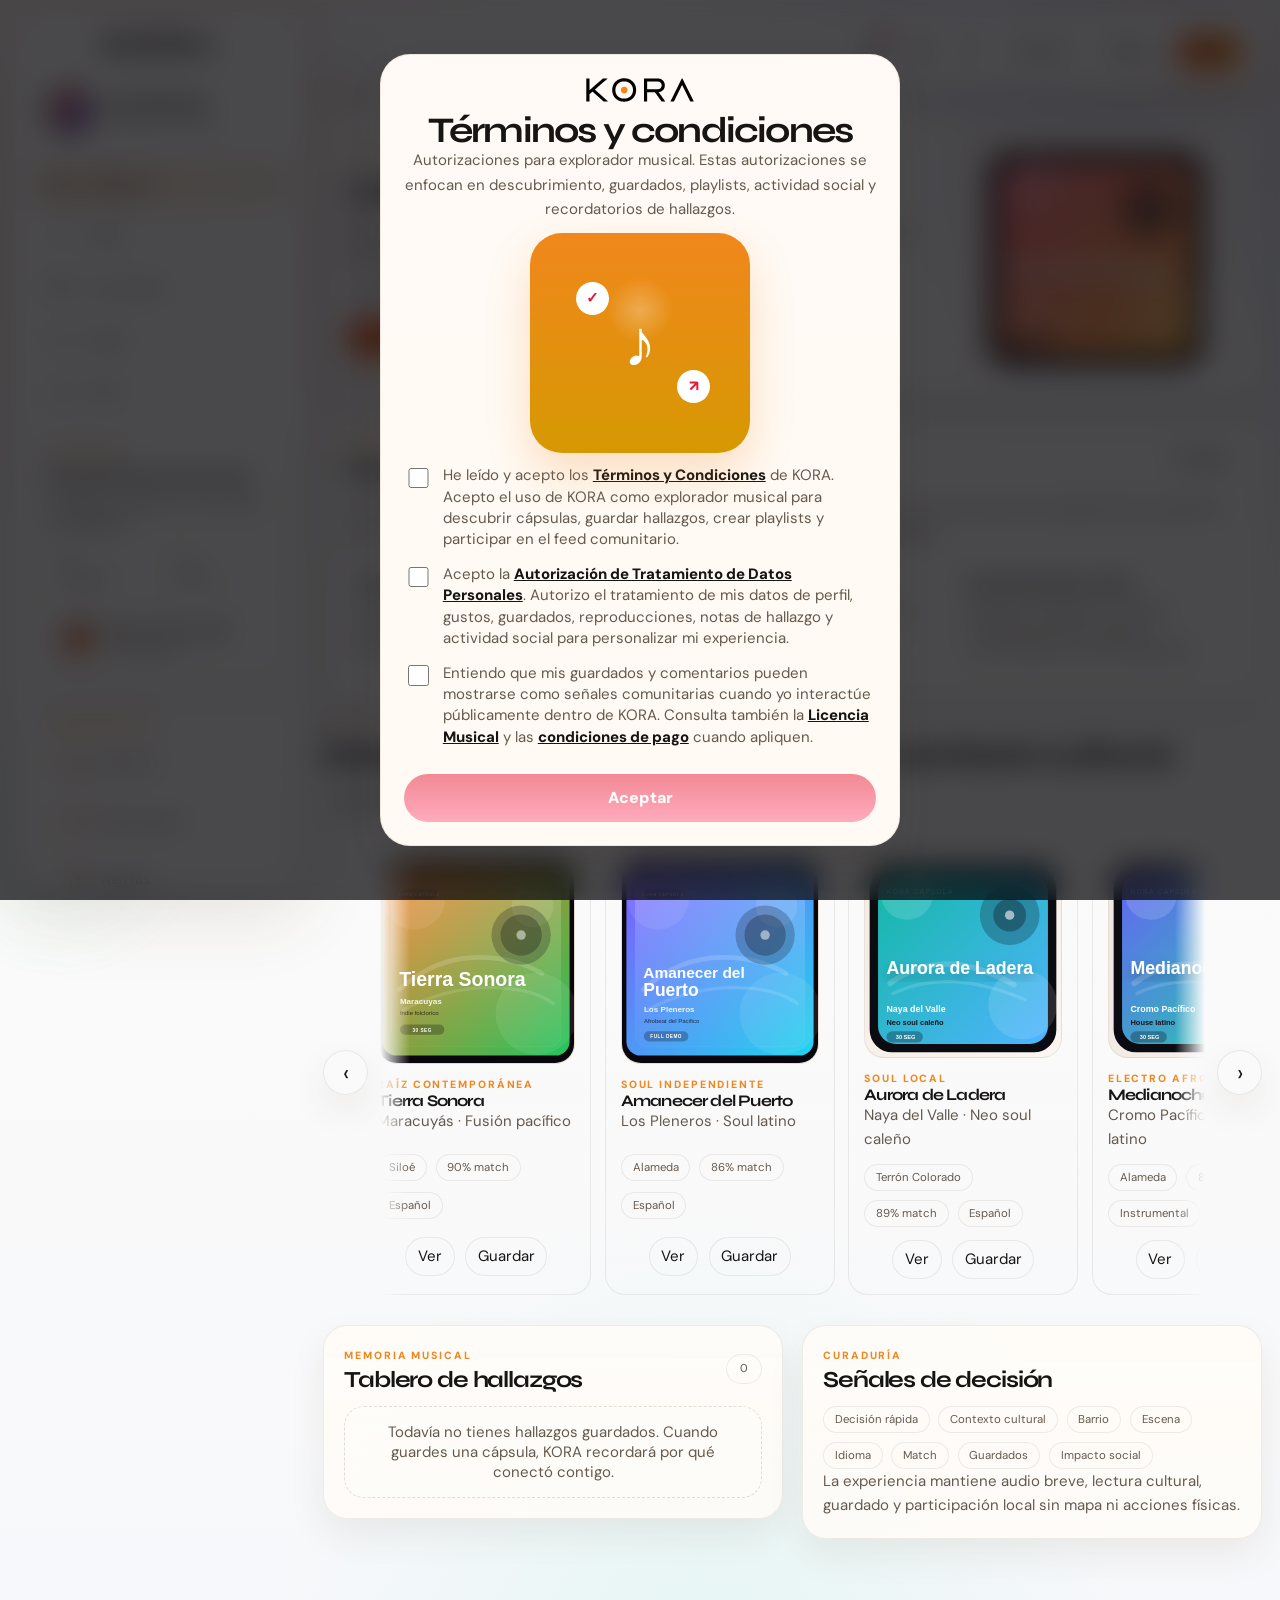
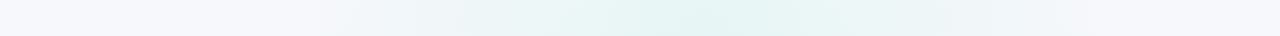
<file: index.html>
<!DOCTYPE html>
<html lang="es">
<head>
  <meta charset="UTF-8">
  <meta name="viewport" content="width=device-width, initial-scale=1.0">
  <title>KORA</title>
  <link rel="icon" href="rebrand/app_icon_orange.svg" type="image/svg+xml">
  <link rel="preconnect" href="https://fonts.googleapis.com">
  <link rel="preconnect" href="https://fonts.gstatic.com" crossorigin>
  <link href="https://fonts.googleapis.com/css2?family=DM+Sans:wght@400;500;700;800&family=Syne:wght@600;700;800&display=swap" rel="stylesheet">
  <script>try{const raw=localStorage.getItem('kora-corte3-state');const state=raw?JSON.parse(raw):null;document.documentElement.dataset.theme=state?.theme==='dark'?'dark':'light'}catch(error){document.documentElement.dataset.theme='light'}</script>
  <link rel="stylesheet" href="assets/css/styles.css">
</head>
<body>
  <div class="app-shell">
    <aside class="sidebar" aria-label="Navegación principal">
      <a class="brand-block" href="index.html" aria-label="Ir al inicio"><img src="rebrand/wordmark_kora.svg" alt="KORA"></a>
      <button class="profile-pill" type="button" data-go-login>
        <span class="avatar-shell"><img src="" alt="" data-profile-avatar><span data-profile-initial>L</span></span>
        <span>
          <strong data-profile-name>Luna Martinez</strong>
          <small data-profile-role>Exploradora musical</small>
        </span>
      </button>
      <nav class="nav-list">
        <button class="nav-item is-active" type="button" data-view-target="discover"><span class="nav-icon" aria-hidden="true"><svg viewBox="0 0 24 24"><path d="M4 11.2 12 4l8 7.2v8.3a1.5 1.5 0 0 1-1.5 1.5h-3.7v-6h-5.6v6H5.5A1.5 1.5 0 0 1 4 19.5v-8.3Z" fill="currentColor"/></svg></span><span>Descubrir</span></button>
        <button class="nav-item" type="button" data-view-target="player"><span class="nav-icon" aria-hidden="true"><svg viewBox="0 0 24 24"><path d="M7 5.3v13.4L18.4 12 7 5.3Z" fill="currentColor"/></svg></span><span>Player</span></button>
        <button class="nav-item" type="button" data-view-target="interaction"><span class="nav-icon" aria-hidden="true"><svg viewBox="0 0 24 24"><path d="M12 3c5 0 9 3.4 9 7.5S17 18 12 18a10 10 0 0 1-3-.4L4 20l1.5-4.2A6.8 6.8 0 0 1 3 10.5C3 6.4 7 3 12 3Z" fill="currentColor"/></svg></span><span>Comunidad</span></button>
        <button class="nav-item role-only" type="button" data-view-target="publish" data-role-nav="artist"><span class="nav-icon" aria-hidden="true"><svg viewBox="0 0 24 24"><path d="M12 3 4 7v5c0 5 3.4 9.7 8 11 4.6-1.3 8-6 8-11V7l-8-4Zm1 6v3h3v2h-3v3h-2v-3H8v-2h3V9h2Z" fill="currentColor"/></svg></span><span>Publicar</span></button>
        <button class="nav-item" type="button" data-view-target="billing"><span class="nav-icon" aria-hidden="true"><svg viewBox="0 0 24 24"><path d="M4 6.5A2.5 2.5 0 0 1 6.5 4H18a2 2 0 0 1 2 2v12a2 2 0 0 1-2 2H6.5A2.5 2.5 0 0 1 4 17.5v-11ZM6.5 8A1.5 1.5 0 0 0 5 9.5v5A1.5 1.5 0 0 0 6.5 16H20V8H6.5Zm8.5 3h3v2h-3v-2Z" fill="currentColor"/></svg></span><span>Pagos</span></button>
        <button class="nav-item" type="button" data-view-target="profile"><span class="nav-icon" aria-hidden="true"><svg viewBox="0 0 24 24"><path d="M12 12a4.5 4.5 0 1 0-4.5-4.5A4.5 4.5 0 0 0 12 12Zm0 2c-4.1 0-7.5 2.1-7.5 4.7V21h15v-2.3c0-2.6-3.4-4.7-7.5-4.7Z" fill="currentColor"/></svg></span><span>Perfil</span></button>
      </nav>
      <section class="sidebar-card compact-card session-card">
        <p class="eyebrow">Tu sesión</p>
        <strong data-account-state>Explorando Cali</strong>
        <span data-account-meta>Datos de usuario protegidos</span>
        <div class="session-grid">
          <span><b data-side-saved>0</b><small>Hallazgos</small></span>
          <span><b data-side-playlist>2</b><small>Playlist</small></span>
        </div>
        <div class="side-current" data-side-current></div>
      </section>
      <section class="sidebar-card compact-card quick-tools">
        <p class="eyebrow">Herramientas</p>
        <button class="tool-link" type="button" data-open-ai><span class="tool-icon" aria-hidden="true">◎</span><span>KORA AI</span></button>
        <button class="tool-link" type="button" data-open-onboarding><span class="tool-icon" aria-hidden="true">✦</span><span>Bienvenida</span></button>
        <button class="tool-link" type="button" data-open-notifications><span class="tool-icon" aria-hidden="true">◔</span><span>Alertas</span></button>
        <button class="tool-link" type="button" data-open-settings><span class="tool-icon" aria-hidden="true">◌</span><span>Ajustes</span></button>
      </section>
      <section class="sidebar-card legal-links compact-card">
        <p class="eyebrow">Legal</p>
        <a href="legal.html?doc=terms">Términos y condiciones</a>
        <a href="legal.html?doc=privacy">Datos personales</a>
        <a href="legal.html?doc=license">Licencia musical</a>
        <a href="legal.html?doc=payments">Pagos</a>
      </section>
    </aside>

    <div class="workspace">
      <header class="topbar">
        <button class="icon-button" type="button" data-mobile-menu aria-label="Abrir menú">☰</button>
        <a class="mobile-brand app-mark" href="index.html" aria-label="Ir al inicio"><img src="rebrand/logo_compacto_divider.svg" alt="KORA"></a>
        <div class="topbar-actions">
          <button class="top-icon" type="button" data-open-notifications aria-label="Notificaciones" title="Notificaciones"><svg viewBox="0 0 24 24" aria-hidden="true"><path d="M12 22a2.6 2.6 0 0 0 2.45-1.75h-4.9A2.6 2.6 0 0 0 12 22Zm7-5-1.7-2.15V10a5.32 5.32 0 0 0-4-5.15V4a1.3 1.3 0 1 0-2.6 0v.85a5.32 5.32 0 0 0-4 5.15v4.85L5 17v1.2h14V17Z" fill="currentColor"/></svg></button>
          <button class="top-icon" type="button" data-open-settings aria-label="Ajustes" title="Ajustes"><svg viewBox="0 0 24 24" aria-hidden="true"><path d="M19.43 12.98c.04-.32.07-.65.07-.98s-.02-.66-.07-.98l2.1-1.64-2-3.46-2.47 1a7.52 7.52 0 0 0-1.7-.98L15 3.3h-4l-.36 2.64c-.61.24-1.18.57-1.7.98l-2.47-1-2 3.46 2.1 1.64c-.04.32-.07.65-.07.98s.02.66.07.98l-2.1 1.64 2 3.46 2.47-1c.52.41 1.09.74 1.7.98L11 20.7h4l.36-2.64c.61-.24 1.18-.57 1.7-.98l2.47 1 2-3.46-2.1-1.64ZM13 15.46a3.5 3.5 0 1 1 0-7 3.5 3.5 0 0 1 0 7Z" fill="currentColor"/></svg></button>
          <button class="top-icon help-top-icon" type="button" data-open-view-guide aria-label="Ayuda de esta sección" title="Ayuda de esta sección">?</button>
          <button class="soft-button compact-button" type="button" data-theme-toggle>Tema</button>
          <button class="soft-button compact-button" type="button" data-reset-state>Reset</button>
          <button class="primary-button compact-button" type="button" data-go-login>Perfil</button>
        </div>
      </header>

      <main class="content-area">
        <section class="view is-active" data-view="discover">
          <article class="hero-panel" data-hero-panel></article>
          <article class="panel-card discover-summary-card" data-discover-summary>
            <div class="panel-head"><div><p class="eyebrow">Qué vas a encontrar</p><h2>Historias, hallazgos y comunidad local</h2></div><button class="soft-button" type="button" data-toggle-discover-summary aria-expanded="true"><span data-discover-summary-label>Ocultar</span></button></div>
            <div class="discover-summary-content" data-discover-summary-content>
              <p>En KORA cada canción llega con una historia de escena, barrio o comunidad. El usuario escucha una cápsula breve, guarda lo que quiere recordar y ve cómo otras personas participan alrededor de ese hallazgo.</p>
              <div class="role-action-grid">
                <article class="role-feature"><strong>Historia local</strong><span>Cada cápsula muestra por qué la canción importa en una escena, barrio o comunidad.</span></article>
                <article class="role-feature"><strong>Memoria musical</strong><span>Los hallazgos guardados vuelven al tablero con razones, notas y recordatorios.</span></article>
                <article class="role-feature"><strong>Descubrimiento social</strong><span>Amigos, curadores y artistas convierten la escucha en conversación y recomendación.</span></article>
              </div>
            </div>
          </article>
          <div class="section-heading">
            <div>
              <p class="eyebrow">Cápsulas locales</p>
              <h1>Descubre artistas emergentes con contexto cultural.</h1>
            </div>
            <div class="section-actions"><button class="soft-button" type="button" data-open-view-guide>¿Qué encuentro aquí?</button><button class="soft-button" type="button" data-next-artist>Siguiente cápsula</button></div>
          </div>
          <div class="capsule-carousel" aria-label="Carrusel de cápsulas locales">
                <button class="carousel-button" type="button" data-capsule-prev aria-label="Ver cápsulas anteriores">‹</button>
                <div class="capsule-grid" data-capsule-grid></div>
                <button class="carousel-button" type="button" data-capsule-next aria-label="Ver más cápsulas">›</button>
              </div>
          <div class="two-column">
            <article class="panel-card">
              <div class="panel-head"><div><p class="eyebrow">Memoria musical</p><h2>Tablero de hallazgos</h2></div><span class="counter-pill" data-saved-count>0</span></div>
              <div class="stack-list" data-saved-board></div>
            </article>
            <article class="panel-card">
              <div class="panel-head"><div><p class="eyebrow">Curaduría</p><h2>Señales de decisión</h2></div></div>
              <div class="tag-cloud" data-signal-tags></div>
              <p class="support-copy">La experiencia mantiene audio breve, lectura cultural, guardado y participación local sin mapa ni acciones físicas.</p>
            </article>
          </div>
        </section>

        <section class="view" data-view="player">
          <article class="player-panel" data-player-panel></article>
          <article class="panel-card">
            <div class="panel-head"><div><p class="eyebrow">Escucha con decisión</p><h2>El player también cuenta el contexto</h2></div><div class="section-actions"><button class="soft-button compact-button" type="button" data-open-player-fullscreen>Expandir</button><button class="soft-button compact-button" type="button" data-open-view-guide>Guía</button></div></div>
              <p>El player mezcla audio, historia y señales de escena para decidir rápido qué vale la pena guardar, repostear o compartir.</p>
          </article>
          <article class="panel-card player-control-card">
            <div class="progress-wrap">
              <input type="range" min="0" max="30" value="0" step="1" data-player-range>
              <div class="time-row"><span data-player-current>0:00</span><span data-player-total>0:30</span></div>
            </div>
            <div class="control-row">
              <button class="icon-button big" type="button" data-prev-artist aria-label="Anterior">‹</button>
              <button class="primary-button play-toggle" type="button" data-toggle-play aria-label="Reproducir"></button>
              <button class="icon-button big" type="button" data-next-artist aria-label="Siguiente">›</button>
            </div>
            <div class="action-row">
              <button class="player-action" type="button" data-like-current title="Me gusta"><span aria-hidden="true"><svg viewBox="0 0 24 24"><path d="M12 20.6 10.9 19.6C5.7 14.9 2.3 11.8 2.3 8A4.5 4.5 0 0 1 6.9 3.4c2 0 3.8 1.1 5.1 2.8 1.3-1.7 3.1-2.8 5.1-2.8A4.5 4.5 0 0 1 21.7 8c0 3.8-3.4 6.9-8.6 11.6L12 20.6Z" fill="currentColor"/></svg></span><b>Like</b></button>
              <button class="player-action" type="button" data-save-current title="Guardar"><span aria-hidden="true"><svg viewBox="0 0 24 24"><path d="M11 5h2v6h6v2h-6v6h-2v-6H5v-2h6V5Z" fill="currentColor"/></svg></span><b>Guardar</b></button>
              <button class="player-action" type="button" data-repost-current title="Repostear"><span aria-hidden="true"><svg viewBox="0 0 24 24"><path d="M7 7h9.2l-2.1-2.1L15.5 3 21 8.5 15.5 14l-1.4-1.9 2.1-2.1H7v3H5V9a2 2 0 0 1 2-2Zm10 10H7.8l2.1 2.1L8.5 21 3 15.5 8.5 10l1.4 1.9L7.8 14H17v-3h2v4a2 2 0 0 1-2 2Z" fill="currentColor"/></svg></span><b>Repost</b></button>
              <button class="player-action" type="button" data-share-menu title="Compartir"><span aria-hidden="true"><svg viewBox="0 0 24 24"><path d="M18 16.1c-1 0-1.9.4-2.5 1.1L8.9 13.4c.1-.4.1-.6.1-.9s0-.5-.1-.9l6.5-3.8A3.4 3.4 0 1 0 14.4 6l-6.5 3.8a3.4 3.4 0 1 0 0 5.4l6.6 3.9A3.4 3.4 0 1 0 18 16.1Z" fill="currentColor"/></svg></span><b>Share</b></button>
              <button class="soft-button compact-button" type="button" data-follow-listen>Completa</button>
              <button class="soft-button compact-button" type="button" data-discard-artist>Pasar</button>
              <button class="soft-button compact-button" type="button" data-toggle-preview-mode>Full</button>
            </div>
            <div class="audio-state" data-audio-state></div>
          </article>
          <div class="two-column">
            <article class="panel-card"><div class="panel-head"><h2>Cola local</h2><span class="counter-pill">Cali</span></div><div class="stack-list" data-queue-list></div></article>
            <article class="panel-card"><div class="panel-head"><h2>Lectura rápida</h2><span class="counter-pill">45s</span></div><div class="insight-list" data-player-insights></div></article>
          </div>
        </section>

        <section class="view" data-view="interaction">
          <div class="section-heading">
            <div><p class="eyebrow">Feed social</p><h1>Interacción con artistas, curadores y escena local.</h1></div>
            <div class="section-actions"><button class="soft-button" type="button" data-open-view-guide>¿Qué encuentro aquí?</button><button class="primary-button" type="button" data-add-playlist>Sumar a playlist local</button></div>
          </div>
          <article class="panel-card">
            <div class="panel-head"><div><p class="eyebrow">Comunidad diferencial</p><h2>La recomendación nace de personas, no solo de algoritmos</h2></div><span class="counter-pill">Feed público</span></div>
            <p>El feed muestra lo que guardan, comentan y comparten otros usuarios para que el descubrimiento tenga criterio social, memoria local y conversación visible dentro de la plataforma.</p>
          </article>
          <div class="interaction-layout">
            <div class="feed-column" data-artist-feed></div>
            <aside class="panel-card sticky-panel">
              <div class="panel-head"><div><p class="eyebrow">Playlist colaborativa</p><h2>KORA Cali curada por usuarios</h2></div></div>
              <div class="stack-list" data-playlist-list></div>
              <div class="impact-box" data-impact-box></div>
              <div class="side-section">
                <div class="panel-head small-head"><h3>Actividad de amigos</h3><button class="plain-link" type="button" data-open-friends>Ver todo</button></div>
                <div class="stack-list" data-friend-activity></div>
              </div>
              <div class="side-section">
                <div class="panel-head small-head"><h3>Notificaciones</h3><button class="plain-link" type="button" data-open-notifications>Abrir</button></div>
                <div class="stack-list" data-notification-list></div>
              </div>
            </aside>
          </div>
        </section>

        <section class="view" data-view="publish">
          <div class="section-heading">
            <div><p class="eyebrow">Workspace artista</p><h1>Publica música, contexto visual y cápsulas de 30 segundos.</h1></div>
            <button class="soft-button" type="button" data-open-view-guide>¿Qué encuentro aquí?</button>
          </div>
          <article class="panel-card prototype-phase-panel" data-artist-prototype-panel></article>
          <div class="publish-layout">
            <form class="panel-card publish-form" data-publish-form>
              <div class="panel-head"><div><p class="eyebrow">Nuevo lanzamiento</p><h2>Subir cápsula</h2></div><span class="counter-pill">Licencia</span></div>
              <label>Título de la canción<input name="track" type="text" required placeholder="Ej: Río de Fuego"></label>
              <label>Nombre artístico<input name="artist" type="text" required placeholder="Ej: Valentina Cruz"></label>
              <label>Género o escena<input name="genre" type="text" required placeholder="R&B afrolatino, rap local, fusión pacífico"></label>
              <label>Barrio o zona<input name="neighborhood" type="text" required placeholder="San Antonio, Siloé, Alameda"></label>
              <label class="file-picker"><span>Archivo de audio</span><input name="audio" type="file" accept="audio/*"><strong data-file-label="audio">Seleccionar audio</strong><small>WAV, MP3 o M4A para la cápsula.</small></label>
              <label class="file-picker"><span>Imagen o portada</span><input name="cover" type="file" accept="image/*"><strong data-file-label="cover">Seleccionar portada</strong><small>SVG, PNG o JPG con estética de lanzamiento.</small></label>
              <label>Contexto cultural<textarea name="story" required placeholder="Cuenta la historia breve del lanzamiento, escena, idioma y por qué importa localmente."></textarea></label>
              <label class="check-row"><input name="license" type="checkbox" required><span>Otorgo a KORA una licencia no exclusiva para reproducir, comunicar y distribuir esta cápsula dentro de la plataforma, conservando mis derechos morales.</span></label>
              <label class="check-row"><input name="visibility" type="checkbox"><span>Autorizo que empresas CM suscriptoras vean métricas agregadas y señales de engagement de este lanzamiento.</span></label>
              <button class="primary-button full" type="submit">Publicar cápsula</button>
            </form>
            <article class="panel-card">
              <div class="panel-head"><div><p class="eyebrow">Publicaciones</p><h2>Material publicado</h2></div><span class="counter-pill" data-published-count>0</span></div>
              <div class="stack-list" data-published-list></div>
            </article>
          </div>
        </section>

        <section class="view" data-view="billing">
          <div class="section-heading"><div><p class="eyebrow">Modelo de negocio</p><h1>Pagos, suscripciones y facturación electrónica.</h1></div><button class="soft-button" type="button" data-open-view-guide>¿Qué encuentro aquí?</button></div>
          <article class="panel-card prototype-phase-panel" data-company-prototype-panel></article>
          <div class="plan-grid" data-plan-grid></div>
          <div class="billing-grid">
            <form class="panel-card payment-form" data-payment-form>
              <div class="panel-head"><div><p class="eyebrow">Pago seguro</p><h2>Completar suscripción</h2></div><span class="counter-pill">COP</span></div>
              <label>Plan<select name="plan" data-plan-select></select></label>
              <label>Nombre o razón social<input name="payer" type="text" required placeholder="Nombre completo"></label>
              <label>Cédula o NIT<input name="document" type="text" required placeholder="Número de identificación"></label>
              <label>Correo para factura<input name="email" type="email" required placeholder="correo@dominio.com"></label>
              <label>Método de pago<select name="method" required><option>Tarjeta débito/crédito</option><option>PSE</option><option>Billetera digital</option></select></label>
              <div class="legal-note">Los precios están en pesos colombianos e incluyen impuestos aplicables. El flujo registra factura electrónica, retracto y reversión del pago.</div>
              <button class="primary-button full" type="submit">Pagar y generar factura</button>
            </form>
            <article class="panel-card"><div class="panel-head"><div><p class="eyebrow">Facturación</p><h2>Historial</h2></div><span class="counter-pill" data-invoice-count>0</span></div><div class="stack-list" data-invoice-list></div></article>
          </div>
          <article class="panel-card" data-company-access-panel></article>
        </section>

        <section class="view" data-view="profile">
          <div class="section-heading"><div><p class="eyebrow">Perfil activo</p><h1>Tu memoria, actividad y espacio dentro de KORA.</h1></div><button class="soft-button" type="button" data-open-view-guide>¿Qué encuentro aquí?</button></div>
          <article class="panel-card profile-active-card" data-profile-overview></article>
          <article class="panel-card" data-role-workspace></article>
          <div class="two-column">
            <article class="panel-card"><div class="panel-head"><h2>Gestión de cuenta</h2><span class="counter-pill">Control</span></div><div class="settings-list"><button class="soft-button full" type="button" data-go-login>Cambiar perfil activo</button><button class="soft-button full" type="button" data-open-legal-gate>Revisar términos y condiciones</button><button class="danger-button full" type="button" data-delete-account>Bajar cuenta</button></div></article>
            <article class="panel-card compact-permissions-card"><div class="panel-head"><h2>Rol y permisos</h2><span class="counter-pill">Resumen</span></div><div class="settings-list compact-permissions-list" data-privacy-list></div></article>
          </div>
        </section>
      </main>
    </div>
  </div>

  <nav class="bottom-nav" aria-label="Navegación móvil">
    <button class="is-active" type="button" data-view-target="discover"><span class="nav-icon" aria-hidden="true"><svg viewBox="0 0 24 24"><path d="M4 11.2 12 4l8 7.2v8.3a1.5 1.5 0 0 1-1.5 1.5h-3.7v-6h-5.6v6H5.5A1.5 1.5 0 0 1 4 19.5v-8.3Z" fill="currentColor"/></svg></span><span>Inicio</span></button>
    <button type="button" data-view-target="player"><span class="nav-icon" aria-hidden="true"><svg viewBox="0 0 24 24"><path d="M7 5.3v13.4L18.4 12 7 5.3Z" fill="currentColor"/></svg></span><span>Player</span></button>
    <button type="button" data-view-target="interaction"><span class="nav-icon" aria-hidden="true"><svg viewBox="0 0 24 24"><path d="M12 3c5 0 9 3.4 9 7.5S17 18 12 18a10 10 0 0 1-3-.4L4 20l1.5-4.2A6.8 6.8 0 0 1 3 10.5C3 6.4 7 3 12 3Z" fill="currentColor"/></svg></span><span>Feed</span></button>
    <button class="role-only" type="button" data-view-target="publish" data-role-nav="artist"><span class="nav-icon" aria-hidden="true"><svg viewBox="0 0 24 24"><path d="M12 3 4 7v5c0 5 3.4 9.7 8 11 4.6-1.3 8-6 8-11V7l-8-4Zm1 6v3h3v2h-3v3h-2v-3H8v-2h3V9h2Z" fill="currentColor"/></svg></span><span>Publicar</span></button>
    <button type="button" data-view-target="billing"><span class="nav-icon" aria-hidden="true"><svg viewBox="0 0 24 24"><path d="M4 6.5A2.5 2.5 0 0 1 6.5 4H18a2 2 0 0 1 2 2v12a2 2 0 0 1-2 2H6.5A2.5 2.5 0 0 1 4 17.5v-11ZM6.5 8A1.5 1.5 0 0 0 5 9.5v5A1.5 1.5 0 0 0 6.5 16H20V8H6.5Zm8.5 3h3v2h-3v-2Z" fill="currentColor"/></svg></span><span>Pagos</span></button>
    <button type="button" data-view-target="profile"><span class="nav-icon" aria-hidden="true"><svg viewBox="0 0 24 24"><path d="M12 12a4.5 4.5 0 1 0-4.5-4.5A4.5 4.5 0 0 0 12 12Zm0 2c-4.1 0-7.5 2.1-7.5 4.7V21h15v-2.3c0-2.6-3.4-4.7-7.5-4.7Z" fill="currentColor"/></svg></span><span>Perfil</span></button>
  </nav>

  <div class="consent-overlay" data-consent-overlay hidden>
    <section class="consent-card" role="dialog" aria-modal="true" aria-labelledby="consent-title">
      <div class="consent-brand"><img src="rebrand/wordmark_kora.svg" alt="KORA"></div>
      <h2 id="consent-title">Términos y condiciones</h2>
      <p class="consent-role-lead" data-consent-role-lead>Estas autorizaciones se ajustan al rol activo.</p>
      <div class="consent-visual" aria-hidden="true"><span>♪</span><span>✓</span><span>↗</span></div>
      <form class="consent-form" data-consent-form>
        <label class="check-row"><input type="checkbox" name="terms"><span data-legal-copy="terms">He leído y acepto los <a href="legal.html?doc=terms" target="_blank" rel="noopener">Términos y Condiciones</a> de KORA.</span></label>
        <label class="check-row"><input type="checkbox" name="privacy"><span data-legal-copy="privacy">Acepto la <a href="legal.html?doc=privacy" target="_blank" rel="noopener">Autorización de Tratamiento de Datos Personales</a> según mi rol.</span></label>
        <label class="check-row"><input type="checkbox" name="roleData"><span data-legal-copy="roleData">Acepto los permisos y datos asociados a mi categoría dentro de KORA. <a href="legal.html?doc=terms" target="_blank" rel="noopener">Ver más información</a>.</span></label>
        <button class="consent-submit" type="submit" disabled>Aceptar</button>
      </form>
    </section>
  </div>

  <div class="modal-layer" data-modal-layer hidden></div>
  <section class="now-playing-bar" data-now-playing-bar hidden></section>
  <div class="toast" data-toast aria-live="polite"></div>
  <script src="assets/js/data.js"></script>
  <script src="assets/js/app.js"></script>
</body>
</html>
</file>
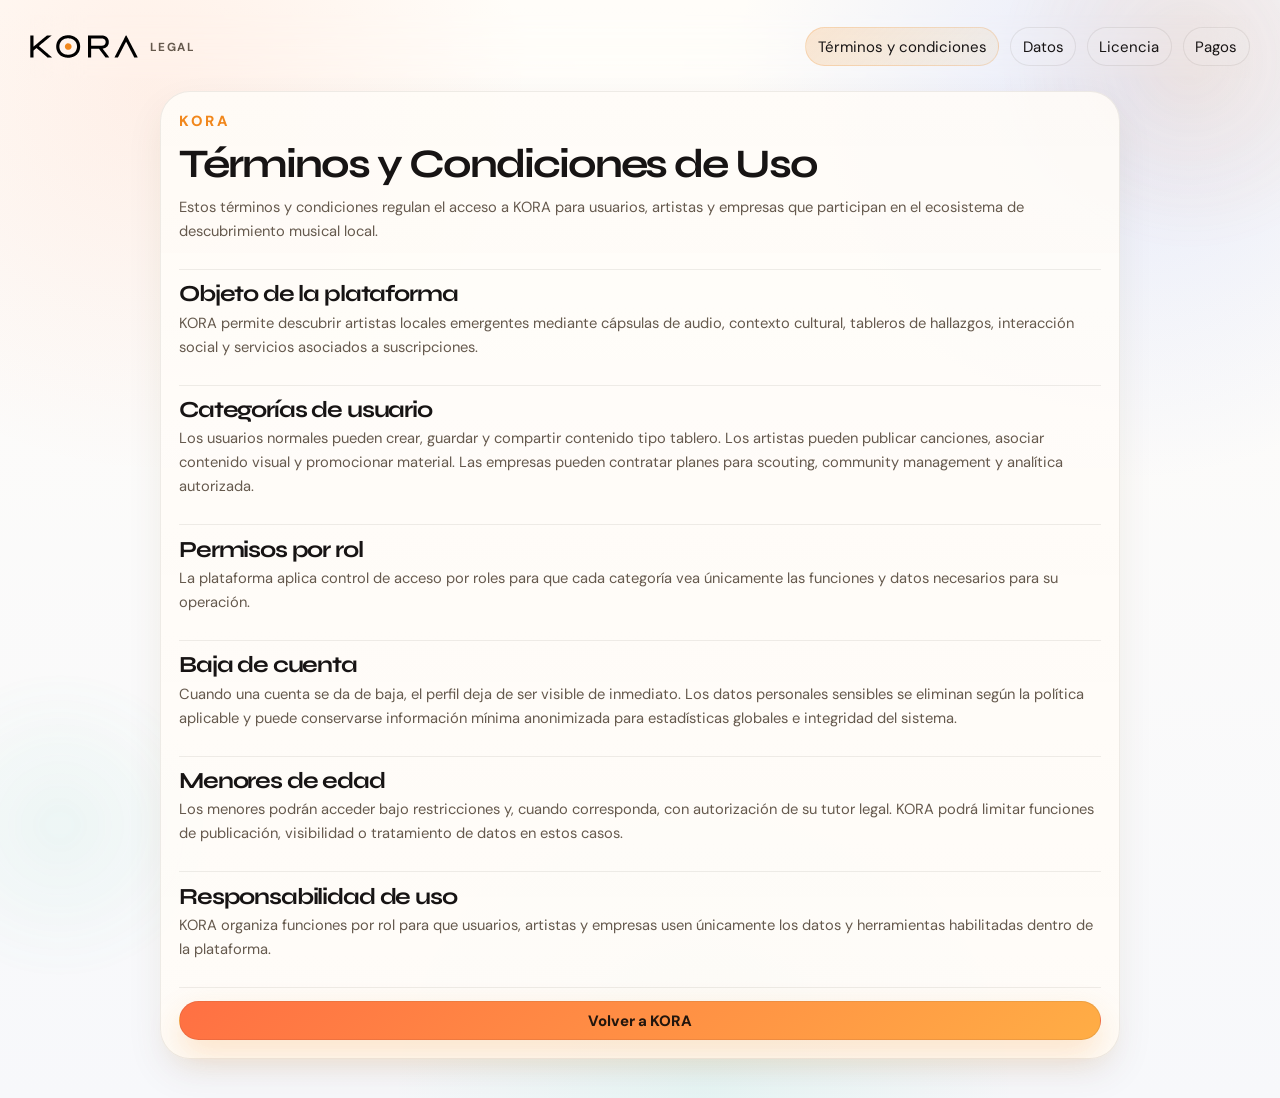
<file: legal.html>
<!DOCTYPE html>
<html lang="es">
<head>
  <meta charset="UTF-8">
  <meta name="viewport" content="width=device-width, initial-scale=1.0">
  <title>KORA · Legal</title>
  <link rel="icon" href="rebrand/app_icon_orange.svg" type="image/svg+xml">
  <link rel="preconnect" href="https://fonts.googleapis.com">
  <link rel="preconnect" href="https://fonts.gstatic.com" crossorigin>
  <link href="https://fonts.googleapis.com/css2?family=DM+Sans:wght@400;500;700;800&family=Syne:wght@600;700;800&display=swap" rel="stylesheet">
  <script>try{const raw=localStorage.getItem('kora-corte3-state');const state=raw?JSON.parse(raw):null;document.documentElement.dataset.theme=state?.theme==='dark'?'dark':'light'}catch(error){document.documentElement.dataset.theme='light'}</script>
  <link rel="stylesheet" href="assets/css/styles.css">
</head>
<body class="legal-body">
  <main class="legal-shell">
    <header class="legal-top">
      <a href="index.html" class="brand-block"><img src="rebrand/wordmark_kora.svg" alt="KORA"><span>Legal</span></a>
      <nav class="legal-tabs" data-legal-tabs></nav>
    </header>
    <article class="legal-document" data-legal-document></article>
  </main>
  <script src="assets/js/data.js"></script>
  <script src="assets/js/legal.js"></script>
</body>
</html>
</file>
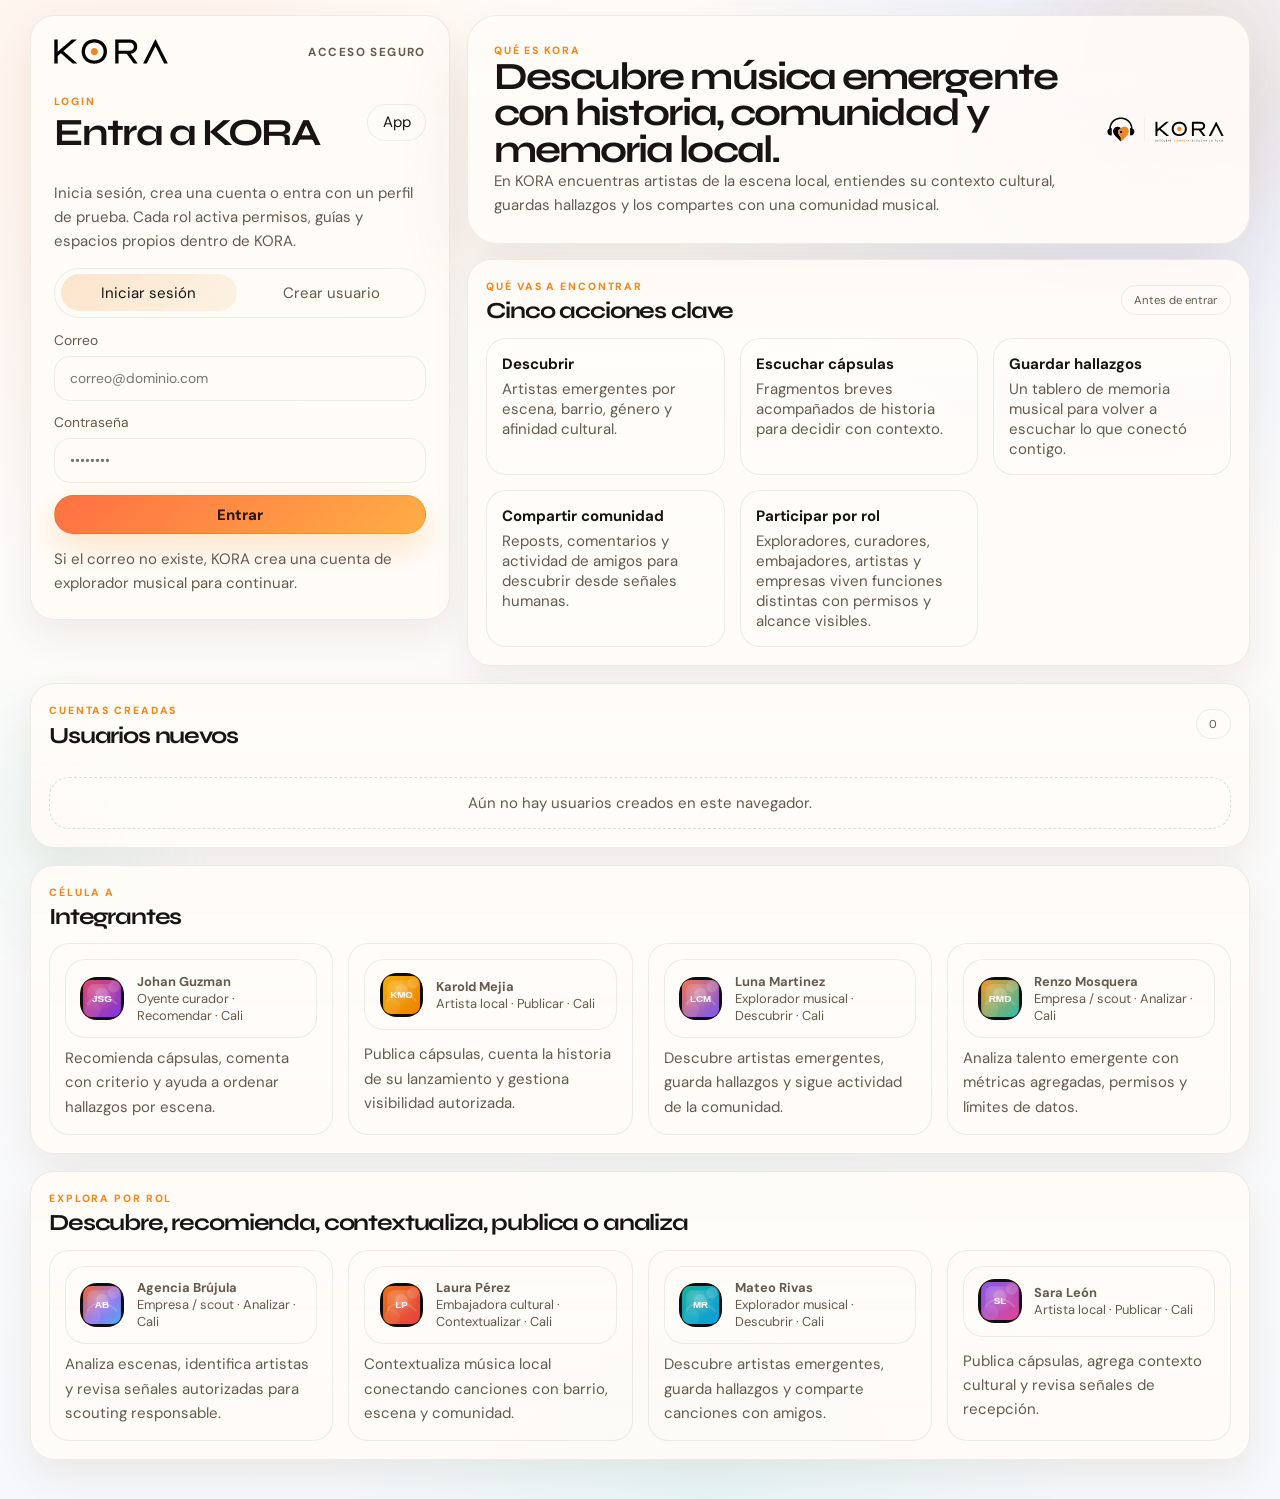
<file: login.html>
<!DOCTYPE html>
<html lang="es">
<head>
  <meta charset="UTF-8">
  <meta name="viewport" content="width=device-width, initial-scale=1.0">
  <title>KORA · Login</title>
  <link rel="icon" href="rebrand/app_icon_orange.svg" type="image/svg+xml">
  <link rel="preconnect" href="https://fonts.googleapis.com">
  <link rel="preconnect" href="https://fonts.gstatic.com" crossorigin>
  <link href="https://fonts.googleapis.com/css2?family=DM+Sans:wght@400;500;700;800&family=Syne:wght@600;700;800&display=swap" rel="stylesheet">
  <script>try{const raw=localStorage.getItem('kora-corte3-state');const state=raw?JSON.parse(raw):null;document.documentElement.dataset.theme=state?.theme==='dark'?'dark':'light'}catch(error){document.documentElement.dataset.theme='light'}</script>
  <link rel="stylesheet" href="assets/css/styles.css">
</head>
<body class="login-body">
  <main class="login-shell login-shell-auth">
    <section class="login-layout">
      <section class="login-panel auth-panel login-primary-card">
        <div class="auth-card-main">
          <div class="login-brand-row"><img src="rebrand/wordmark_kora.svg" alt="KORA"><span>Acceso seguro</span></div>
          <div class="panel-head"><div><p class="eyebrow">Login</p><h1>Entra a KORA</h1></div><a class="soft-button compact-button" href="index.html">App</a></div>
          <p class="support-copy">Inicia sesión, crea una cuenta o entra con un perfil de prueba. Cada rol activa permisos, guías y espacios propios dentro de KORA.</p>
          <div class="auth-tabs">
            <button class="auth-tab is-active" type="button" data-auth-tab="signin">Iniciar sesión</button>
            <button class="auth-tab" type="button" data-auth-tab="signup">Crear usuario</button>
          </div>
          <form class="auth-form is-active" data-auth-form="signin">
            <label>Correo<input name="email" type="email" required placeholder="correo@dominio.com"></label>
            <label>Contraseña<input name="password" type="password" required placeholder="••••••••"></label>
            <button class="primary-button full" type="submit">Entrar</button>
            <p class="support-copy">Si el correo no existe, KORA crea una cuenta de explorador musical para continuar.</p>
          </form>
          <form class="auth-form" data-auth-form="signup">
            <label>Nombre<input name="name" type="text" required placeholder="Tu nombre"></label>
            <label>Correo<input name="email" type="email" required placeholder="correo@dominio.com"></label>
            <label>Rol<select name="role"><option value="user">Explorador musical · descubrir</option><option value="curator">Oyente curador · recomendar</option><option value="ambassador">Embajador cultural · contextualizar</option><option value="artist">Artista local · publicar</option><option value="company">Empresa / scout · analizar</option></select></label>
            <label>Contraseña<input name="password" type="password" required placeholder="Crear contraseña"></label>
            <button class="primary-button full" type="submit">Crear y entrar</button>
          </form>
        </div>
      </section>

      <aside class="login-side-stack">
        <section class="login-hero login-intro-card">
          <div>
            <p class="eyebrow">Qué es KORA</p>
            <h1>Descubre música emergente con historia, comunidad y memoria local.</h1>
            <p>En KORA encuentras artistas de la escena local, entiendes su contexto cultural, guardas hallazgos y los compartes con una comunidad musical.</p>
          </div>
          <img src="rebrand/logo_compacto_divider.svg" alt="KORA">
        </section>

        <section class="login-panel compact-login-info">
          <div class="panel-head"><div><p class="eyebrow">Qué vas a encontrar</p><h2>Cinco acciones clave</h2></div><span class="counter-pill">Antes de entrar</span></div>
          <div class="role-action-grid">
            <article class="role-feature"><strong>Descubrir</strong><span>Artistas emergentes por escena, barrio, género y afinidad cultural.</span></article>
            <article class="role-feature"><strong>Escuchar cápsulas</strong><span>Fragmentos breves acompañados de historia para decidir con contexto.</span></article>
            <article class="role-feature"><strong>Guardar hallazgos</strong><span>Un tablero de memoria musical para volver a escuchar lo que conectó contigo.</span></article>
            <article class="role-feature"><strong>Compartir comunidad</strong><span>Reposts, comentarios y actividad de amigos para descubrir desde señales humanas.</span></article>
            <article class="role-feature"><strong>Participar por rol</strong><span>Exploradores, curadores, embajadores, artistas y empresas viven funciones distintas con permisos y alcance visibles.</span></article>
          </div>
        </section>
      </aside>
    </section>

    <section class="login-panel created-panel">
      <div class="panel-head"><div><p class="eyebrow">Cuentas creadas</p><h2>Usuarios nuevos</h2></div><span class="counter-pill" data-created-count>0</span></div>
      <div class="stack-list created-list" data-created-login></div>
    </section>

    <section class="login-panel">
      <div class="panel-head"><div><p class="eyebrow">Célula A</p><h2>Integrantes</h2></div></div>
      <div class="login-grid" data-team-login></div>
    </section>

    <section class="login-panel">
      <div class="panel-head"><div><p class="eyebrow">Explora por rol</p><h2>Descubre, recomienda, contextualiza, publica o analiza</h2></div></div>
      <div class="login-grid" data-role-login></div>
    </section>
  </main>
  <div class="toast" data-toast aria-live="polite"></div>
  <script src="assets/js/data.js"></script>
  <script src="assets/js/login.js"></script>
</body>
</html>
</file>
<file: assets/css/styles.css>
:root {
      --bg: #07070b;
      --bg-soft: #0d0b14;
      --surface: rgba(19, 17, 28, 0.92);
      --surface-solid: #14121e;
      --surface-strong: #211d31;
      --line: rgba(255, 255, 255, 0.1);
      --line-strong: rgba(255, 255, 255, 0.18);
      --text: #f8f3ff;
      --muted: #c8bddc;
      --faint: #877a9e;
      --accent: #ff6b35;
      --accent-2: #ffb347;
      --accent-3: #9d7bf5;
      --teal: #22d3a8;
      --pink: #ff4f9a;
      --blue: #4fb4ff;
      --green: #37d15c;
      --danger: #ef4444;
      --success: #22c55e;
      --radius-xl: 28px;
      --radius-lg: 20px;
      --radius-md: 15px;
      --shadow: 0 20px 52px rgba(0, 0, 0, 0.36);
      --shadow-soft: 0 8px 24px rgba(0, 0, 0, 0.2);
      --font-head: 'Syne', 'DM Sans', sans-serif;
      --font-body: 'DM Sans', sans-serif;
      color-scheme: dark;
    }

    html[data-theme='light'] {
      --bg: #f5f0eb;
      --bg-soft: #fff8f1;
      --surface: rgba(255, 255, 255, 0.84);
      --surface-solid: #fffdf9;
      --surface-strong: #f3e8dd;
      --line: rgba(36, 25, 19, 0.1);
      --line-strong: rgba(36, 25, 19, 0.18);
      --text: #181320;
      --muted: #5b5066;
      --faint: #8a7e94;
      --shadow: 0 18px 48px rgba(79, 49, 31, 0.13);
      --shadow-soft: 0 8px 22px rgba(79, 49, 31, 0.1);
      color-scheme: light;
    }

    * {
      box-sizing: border-box;
    }

    html {
      scroll-behavior: smooth;
      font-size: 14px;
    }

    body {
      margin: 0;
      min-height: 100vh;
      font-family: var(--font-body);
      color: var(--text);
      background:
        radial-gradient(circle at 12% 10%, rgba(255, 107, 53, 0.16), transparent 26%),
        radial-gradient(circle at 88% 8%, rgba(157, 123, 245, 0.18), transparent 25%),
        radial-gradient(circle at 52% 100%, rgba(34, 211, 168, 0.08), transparent 24%),
        linear-gradient(180deg, var(--bg-soft), var(--bg));
      overflow-x: hidden;
    }

    a, button, input, select, textarea {
      font: inherit;
    }

    a {
      color: inherit;
    }

    button, a {
      cursor: pointer;
    }

    button {
      border: 0;
    }

    img {
      display: block;
      max-width: 100%;
    }

    input, select, textarea, button {
      outline: none;
    }

    input:focus, select:focus, textarea:focus, button:focus-visible, a:focus-visible {
      box-shadow: 0 0 0 3px rgba(255, 179, 71, 0.24);
    }

    .hidden {
      display: none !important;
    }

    .app-shell {
      min-height: 100vh;
      display: grid;
      grid-template-columns: 252px minmax(0, 1fr);
    }

    .sidebar {
      position: sticky;
      top: 0;
      height: 100vh;
      padding: 1rem;
      display: grid;
      grid-template-rows: auto auto auto 1fr auto;
      gap: 0.85rem;
      background: rgba(8, 8, 13, 0.72);
      border-right: 1px solid var(--line);
      backdrop-filter: blur(18px);
      z-index: 30;
    }

    html[data-theme='light'] .sidebar,
    html[data-theme='light'] .topbar,
    html[data-theme='light'] .bottom-nav {
      background: rgba(255, 250, 243, 0.74);
    }

    .brand-block, .mobile-brand {
      display: inline-flex;
      align-items: center;
      gap: 0.65rem;
      text-decoration: none;
      font-weight: 800;
    }

    .brand-block img {
      width: 6.75rem;
      max-height: 2.55rem;
      object-fit: contain;
    }

    .mobile-brand img {
      width: 5.8rem;
      max-height: 2.1rem;
      object-fit: contain;
    }

    .profile-pill {
      display: flex;
      align-items: center;
      gap: 0.72rem;
      width: 100%;
      min-width: 0;
      border-radius: var(--radius-lg);
      border: 1px solid var(--line);
      background: var(--surface);
      color: var(--text);
      padding: 0.74rem;
      text-align: left;
      transition: 0.2s ease;
    }

    .profile-pill:hover,
    .nav-item:hover,
    .soft-button:hover,
    .primary-button:hover,
    .danger-button:hover,
    .icon-button:hover,
    .login-card:hover,
    .plan-card:hover,
    .feed-card:hover,
    .capsule-card:hover,
    .list-item.clickable:hover {
      transform: translateY(-1px);
    }

    .avatar-shell,
    .avatar-dot {
      width: 2.65rem;
      height: 2.65rem;
      flex: 0 0 auto;
      display: grid;
      place-items: center;
      border-radius: 0.95rem;
      background: linear-gradient(135deg, var(--accent), var(--accent-2));
      color: #1b0d08;
      font-weight: 900;
      overflow: hidden;
    }

    .avatar-shell img {
      width: 100%;
      height: 100%;
      object-fit: cover;
    }

    .avatar-shell img[src=''], .avatar-shell img.is-hidden {
      display: none;
    }

    .profile-pill strong, .profile-pill small {
      display: block;
      overflow: hidden;
      text-overflow: ellipsis;
    }

    .profile-pill small, .sidebar-card span, .support-copy, .legal-note, .muted-text, .list-item span, .insight-card span, .audio-state {
      color: var(--muted);
    }

    .nav-list, .stack-list, .settings-list, .insight-list, .feed-column {
      display: grid;
      gap: 0.58rem;
    }

    .nav-item {
      min-height: 2.42rem;
      border-radius: 999px;
      color: var(--muted);
      background: transparent;
      border: 1px solid transparent;
      text-align: left;
      padding: 0 0.86rem;
      transition: 0.2s ease;
    }

    .nav-item.is-active, .bottom-nav button.is-active {
      color: var(--text);
      background: linear-gradient(135deg, rgba(255, 107, 53, 0.2), rgba(157, 123, 245, 0.14));
      border-color: rgba(255, 179, 71, 0.24);
    }

    .sidebar-card, .panel-card, .login-panel, .legal-document, .feed-card, .plan-card, .player-panel, .hero-panel {
      border: 1px solid var(--line);
      background: var(--surface);
      box-shadow: var(--shadow-soft);
      border-radius: var(--radius-lg);
    }

    .compact-card {
      padding: 0.85rem;
      display: grid;
      gap: 0.36rem;
    }

    .legal-links a {
      color: var(--muted);
      text-decoration: none;
      line-height: 1.55;
    }

    .workspace {
      min-width: 0;
      display: grid;
      grid-template-rows: auto 1fr;
    }

    .topbar {
      position: sticky;
      top: 0;
      z-index: 20;
      display: flex;
      align-items: center;
      justify-content: space-between;
      gap: 0.85rem;
      padding: 0.78rem 1.1rem;
      border-bottom: 1px solid var(--line);
      background: rgba(8, 8, 13, 0.72);
      backdrop-filter: blur(18px);
    }

    .topbar-actions, .control-row, .action-row, .panel-head, .section-heading, .legal-top, .legal-tabs, .tag-cloud, .tag-row {
      display: flex;
      align-items: center;
      gap: 0.58rem;
      flex-wrap: wrap;
    }

    .topbar-actions, .legal-tabs {
      justify-content: flex-end;
    }

    .icon-button, .soft-button, .primary-button, .danger-button, .counter-pill, .status-chip {
      min-height: 2.2rem;
      display: inline-flex;
      align-items: center;
      justify-content: center;
      gap: 0.38rem;
      border-radius: 999px;
      border: 1px solid var(--line-strong);
      color: var(--text);
      text-decoration: none;
      background: rgba(255, 255, 255, 0.045);
      padding: 0 0.78rem;
      transition: transform 0.2s ease, border-color 0.2s ease, background 0.2s ease;
      white-space: nowrap;
    }

    .icon-button {
      width: 2.2rem;
      padding: 0;
    }

    .icon-button.big {
      width: 2.82rem;
      min-height: 2.82rem;
      font-size: 1.45rem;
    }

    .primary-button {
      background: linear-gradient(135deg, var(--accent), var(--accent-2));
      border-color: transparent;
      color: #1e0c06;
      font-weight: 800;
    }

    .danger-button {
      background: rgba(239, 68, 68, 0.15);
      border-color: rgba(239, 68, 68, 0.35);
      color: #fecaca;
    }

    .wide {
      min-width: 10rem;
    }

    .full {
      width: 100%;
    }

    .content-area {
      width: min(1260px, 100%);
      margin: 0 auto;
      padding: 1rem;
      padding-bottom: 4.7rem;
    }

    .view {
      display: none;
      gap: 1rem;
    }

    .view.is-active {
      display: grid;
    }

    .hero-panel {
      position: relative;
      overflow: hidden;
      min-height: 255px;
      padding: clamp(1rem, 1.8vw, 1.45rem);
      display: grid;
      grid-template-columns: minmax(0, 1.1fr) minmax(220px, 0.76fr);
      gap: 1rem;
      align-items: center;
    }

    .hero-panel::before, .player-panel::before, .plan-card::before, .feed-body::before {
      content: '';
      position: absolute;
      inset: 0;
      background: radial-gradient(circle at 84% 20%, rgba(255, 179, 71, 0.18), transparent 27%), radial-gradient(circle at 18% 82%, rgba(157, 123, 245, 0.16), transparent 28%);
      pointer-events: none;
    }

    .hero-copy, .hero-art, .player-copy, .player-art, .plan-card > *, .hero-panel > *, .player-panel > *, .feed-body > * {
      position: relative;
      z-index: 1;
    }

    .hero-copy, .player-copy, .plan-card, .payment-form, .publish-form, .login-hero, .legal-document {
      display: grid;
      gap: 0.78rem;
    }

    .eyebrow {
      margin: 0;
      color: var(--accent-2);
      font-size: 0.68rem;
      font-weight: 800;
      letter-spacing: 0.16em;
      text-transform: uppercase;
    }

    h1, h2, h3, p {
      margin-top: 0;
    }

    h1, h2, h3 {
      font-family: var(--font-head);
      letter-spacing: -0.045em;
      line-height: 1;
    }

    h1 {
      font-size: clamp(1.7rem, 3.3vw, 3.05rem);
      margin-bottom: 0;
    }

    h2 {
      font-size: clamp(1.1rem, 1.7vw, 1.65rem);
      margin-bottom: 0;
    }

    h3 {
      font-size: 1.03rem;
      margin-bottom: 0;
    }

    p {
      color: var(--muted);
      line-height: 1.48;
      margin-bottom: 0;
    }

    .hero-art, .cover-art {
      min-height: 210px;
      border-radius: var(--radius-xl);
      display: grid;
      place-items: center;
      background: linear-gradient(135deg, rgba(255, 107, 53, 0.16), rgba(157, 123, 245, 0.22));
      border: 1px solid var(--line-strong);
      overflow: hidden;
    }

    .hero-art img, .cover-art img, .capsule-cover img, .login-card img, .list-cover img {
      width: 100%;
      height: 100%;
      object-fit: cover;
    }

    .cover-symbol {
      font-size: clamp(3rem, 7vw, 6rem);
      filter: drop-shadow(0 18px 15px rgba(0, 0, 0, 0.24));
    }

    .section-heading {
      justify-content: space-between;
    }

    .capsule-grid, .plan-grid, .login-grid {
      display: grid;
      grid-template-columns: repeat(auto-fit, minmax(210px, 1fr));
      gap: 0.78rem;
    }

    .capsule-card, .login-card, .feed-card, .plan-card, .list-item, .insight-card, .invoice-card, .privacy-card, .published-card {
      border: 1px solid var(--line);
      background: rgba(255, 255, 255, 0.045);
      border-radius: var(--radius-md);
      padding: 0.82rem;
    }

    .capsule-card {
      display: grid;
      gap: 0.7rem;
      transition: 0.2s ease;
    }

    .capsule-card.is-active {
      border-color: rgba(255, 179, 71, 0.42);
      background: rgba(255, 179, 71, 0.07);
    }

    .capsule-cover {
      min-height: 116px;
      border-radius: 1rem;
      display: grid;
      place-items: center;
      background: linear-gradient(135deg, rgba(255, 107, 53, 0.14), rgba(34, 211, 168, 0.16));
      border: 1px solid var(--line);
      overflow: hidden;
    }

    .tag, .status-chip {
      min-height: 1.68rem;
      display: inline-flex;
      align-items: center;
      justify-content: center;
      border-radius: 999px;
      padding: 0 0.62rem;
      border: 1px solid var(--line);
      background: rgba(255, 255, 255, 0.045);
      color: var(--muted);
      font-size: 0.76rem;
    }

    .two-column, .billing-grid, .profile-grid-main, .interaction-layout, .publish-layout {
      display: grid;
      grid-template-columns: repeat(2, minmax(0, 1fr));
      gap: 0.86rem;
    }

    .interaction-layout {
      grid-template-columns: minmax(0, 1fr) 330px;
      align-items: start;
    }

    .publish-layout {
      grid-template-columns: minmax(0, 0.92fr) minmax(0, 1.08fr);
      align-items: start;
    }

    .panel-card, .player-panel {
      padding: clamp(0.86rem, 1.5vw, 1.1rem);
    }

    .panel-head {
      justify-content: space-between;
      margin-bottom: 0.78rem;
    }

    .counter-pill, .status-chip {
      min-height: 1.76rem;
      padding: 0 0.65rem;
      color: var(--muted);
      font-size: 0.76rem;
    }

    .list-item {
      display: flex;
      align-items: center;
      gap: 0.72rem;
      width: 100%;
      color: var(--text);
      text-align: left;
    }

    .list-item-content {
      min-width: 0;
      flex: 1;
    }

    .list-item strong, .list-item span {
      display: block;
    }

    .list-item span {
      font-size: 0.86rem;
    }

    .list-cover {
      width: 2.65rem;
      height: 2.65rem;
      border-radius: 0.82rem;
      overflow: hidden;
      background: linear-gradient(135deg, var(--accent), var(--accent-3));
      display: grid;
      place-items: center;
      flex: 0 0 auto;
    }

    .empty-state {
      border: 1px dashed var(--line-strong);
      border-radius: var(--radius-md);
      padding: 0.82rem;
      color: var(--muted);
      text-align: center;
    }

    .player-panel {
      position: relative;
      overflow: hidden;
      display: grid;
      grid-template-columns: 220px minmax(0, 1fr);
      gap: 1rem;
      align-items: center;
    }

    .player-control-card {
      display: grid;
      gap: 0.58rem;
    }

    .progress-wrap {
      display: grid;
      gap: 0.58rem;
    }

    input[type='range'] {
      width: 100%;
      accent-color: var(--accent);
    }

    .time-row {
      display: flex;
      justify-content: space-between;
      color: var(--faint);
      font-size: 0.82rem;
    }

    .control-row, .action-row {
      justify-content: center;
    }

    .insight-card {
      display: grid;
      gap: 0.32rem;
    }

    .feed-card {
      display: grid;
      gap: 0.72rem;
    }

    .feed-top {
      display: flex;
      align-items: center;
      justify-content: space-between;
      gap: 0.72rem;
    }

    .feed-author {
      display: flex;
      align-items: center;
      gap: 0.68rem;
    }

    .feed-body {
      position: relative;
      overflow: hidden;
      border-radius: var(--radius-md);
      padding: 0.92rem;
      background: linear-gradient(135deg, rgba(255, 107, 53, 0.1), rgba(157, 123, 245, 0.14));
      border: 1px solid var(--line);
    }

    .sticky-panel {
      position: sticky;
      top: 78px;
    }

    .impact-box {
      margin-top: 0.82rem;
      border-radius: var(--radius-md);
      padding: 0.9rem;
      background: rgba(34, 197, 94, 0.1);
      border: 1px solid rgba(34, 197, 94, 0.26);
    }

    .plan-card {
      position: relative;
      overflow: hidden;
      display: grid;
      gap: 0.72rem;
    }

    .plan-price {
      font-family: var(--font-head);
      font-size: 1.65rem;
      font-weight: 800;
    }

    .payment-form label, .publish-form label, .auth-form label {
      display: grid;
      gap: 0.36rem;
      color: var(--muted);
    }

    .payment-form input, .payment-form select, .publish-form input, .publish-form select, .auth-form input, .auth-form select, textarea {
      min-height: 2.56rem;
      border-radius: 0.82rem;
      border: 1px solid var(--line-strong);
      background: rgba(255, 255, 255, 0.055);
      color: var(--text);
      padding: 0 0.78rem;
    }

    textarea {
      min-height: 6.8rem;
      padding: 0.78rem;
      resize: vertical;
    }

    .legal-note {
      border-radius: var(--radius-md);
      border: 1px solid var(--line);
      background: rgba(255, 255, 255, 0.04);
      padding: 0.78rem;
      line-height: 1.45;
    }

    .login-body, .legal-body {
      display: grid;
      place-items: start center;
    }

    .login-shell, .legal-shell {
      width: min(1080px, calc(100% - 1.6rem));
      display: grid;
      gap: 0.86rem;
      padding: 0.86rem 0 2.5rem;
    }

    .login-hero {
      grid-template-columns: minmax(0, 1fr) auto;
      align-items: center;
      padding: clamp(1rem, 2.4vw, 1.45rem);
      border: 1px solid var(--line);
      background: var(--surface);
      border-radius: var(--radius-xl);
      box-shadow: var(--shadow);
    }

    .login-hero img {
      width: 9rem;
      max-height: 4.6rem;
      object-fit: contain;
    }

    .login-panel {
      padding: 0.95rem;
    }

    .login-card {
      text-align: left;
      color: var(--text);
      display: grid;
      gap: 0.55rem;
      transition: 0.2s ease;
    }

    .auth-grid {
      display: grid;
      grid-template-columns: 0.9fr 1.1fr;
      gap: 0.86rem;
    }

    .auth-tabs {
      display: grid;
      grid-template-columns: repeat(2, 1fr);
      gap: 0.45rem;
      padding: 0.32rem;
      border: 1px solid var(--line);
      border-radius: 999px;
      background: rgba(255, 255, 255, 0.04);
    }

    .auth-tab {
      min-height: 2.2rem;
      border-radius: 999px;
      background: transparent;
      color: var(--muted);
    }

    .auth-tab.is-active {
      background: linear-gradient(135deg, rgba(255, 107, 53, 0.22), rgba(157, 123, 245, 0.16));
      color: var(--text);
    }

    .auth-form {
      display: none;
      gap: 0.7rem;
    }

    .auth-form.is-active {
      display: grid;
    }

    .legal-top {
      justify-content: space-between;
      padding: 0.8rem 0;
    }

    .legal-document {
      padding: clamp(1rem, 2.5vw, 2rem);
    }

    .legal-document h1 {
      font-size: clamp(1.75rem, 3.4vw, 2.7rem);
    }

    .legal-section {
      border-top: 1px solid var(--line);
      padding-top: 0.9rem;
      margin-top: 0.9rem;
    }

    .consent-overlay, .modal-layer {
      position: fixed;
      inset: 0;
      z-index: 100;
      display: grid;
      place-items: center;
      background: rgba(3, 3, 7, 0.72);
      backdrop-filter: blur(14px);
      padding: 1rem;
    }

    .consent-overlay[hidden], .modal-layer[hidden] {
      display: none;
    }

    .consent-card, .modal-card {
      width: min(520px, 100%);
      max-height: calc(100vh - 2rem);
      overflow-y: auto;
      border-radius: 1.75rem;
      border: 1px solid var(--line);
      background: var(--surface-solid);
      box-shadow: var(--shadow);
      padding: clamp(1rem, 2.5vw, 1.55rem);
    }

    .consent-brand {
      display: flex;
      justify-content: center;
      margin-bottom: 0.8rem;
    }

    .consent-brand img {
      width: 6.6rem;
      max-height: 3.8rem;
      object-fit: contain;
    }

    .consent-card h2 {
      text-align: center;
      font-size: clamp(1.55rem, 4.3vw, 2.4rem);
    }

    .consent-visual {
      width: min(220px, 66vw);
      aspect-ratio: 1;
      border-radius: 2rem;
      margin: 0.8rem auto;
      display: grid;
      place-items: center;
      background: radial-gradient(circle at 50% 45%, rgba(255, 255, 255, 0.56), transparent 12%), linear-gradient(180deg, #e71937, #ff5c87);
      color: white;
      position: relative;
      overflow: hidden;
    }

    .consent-visual span:first-child {
      font-size: 4.4rem;
    }

    .consent-visual span:nth-child(2), .consent-visual span:nth-child(3) {
      position: absolute;
      width: 2.2rem;
      height: 2.2rem;
      display: grid;
      place-items: center;
      border-radius: 50%;
      background: white;
      color: #e71937;
      font-weight: 900;
    }

    .consent-visual span:nth-child(2) {
      left: 21%;
      top: 22%;
    }

    .consent-visual span:nth-child(3) {
      right: 18%;
      bottom: 23%;
    }

    .consent-form {
      display: grid;
      gap: 0.86rem;
    }

    .check-row {
      display: grid;
      grid-template-columns: auto minmax(0, 1fr);
      gap: 0.72rem;
      align-items: start;
      line-height: 1.42;
      color: var(--muted);
    }

    .check-row input {
      width: 1.35rem;
      height: 1.35rem;
      accent-color: #16a34a;
      margin-top: 0.05rem;
    }

    .check-row a {
      color: var(--text);
      font-weight: 800;
    }

    .consent-submit {
      min-height: 3.2rem;
      margin-top: 0.82rem;
      border-radius: 999px;
      background: linear-gradient(180deg, #e71937, #ff5c87);
      color: white;
      font-weight: 900;
      font-size: 1.06rem;
    }

    .consent-submit:disabled {
      opacity: 0.5;
      cursor: not-allowed;
    }

    .modal-card {
      display: grid;
      gap: 0.8rem;
    }

    .modal-card.onboarding-card {
      width: min(820px, 100%);
    }

    .onboarding-hero {
      display: grid;
      gap: 0.58rem;
    }

    .onboarding-hero h2 {
      font-size: clamp(1.55rem, 3.4vw, 2.55rem);
    }

    .onboarding-steps {
      display: grid;
      grid-template-columns: repeat(auto-fit, minmax(215px, 1fr));
      gap: 0.68rem;
    }

    .onboarding-step {
      display: grid;
      gap: 0.35rem;
      border: 1px solid var(--line);
      border-radius: var(--radius-md);
      background: rgba(255, 255, 255, 0.045);
      padding: 0.85rem;
    }

    .onboarding-step span {
      width: 2.15rem;
      height: 2.15rem;
      border-radius: 50%;
      display: grid;
      place-items: center;
      background: linear-gradient(135deg, var(--accent), var(--accent-2));
      color: #1e0c06;
      font-weight: 900;
      font-size: 0.76rem;
    }

    .onboarding-step strong {
      line-height: 1.18;
    }

    .onboarding-step p {
      font-size: 0.88rem;
    }

    .onboarding-summary {
      border: 1px solid rgba(255, 179, 71, 0.26);
      border-radius: var(--radius-md);
      background: linear-gradient(135deg, rgba(255, 107, 53, 0.12), rgba(157, 123, 245, 0.12));
      padding: 0.9rem;
      color: var(--text);
      font-weight: 800;
    }

    .onboarding-actions {
      display: flex;
      justify-content: flex-end;
      gap: 0.58rem;
      flex-wrap: wrap;
    }

    .toast {
      position: fixed;
      right: 0.86rem;
      bottom: 0.86rem;
      z-index: 130;
      max-width: min(400px, calc(100% - 1.72rem));
      border: 1px solid var(--line);
      background: var(--surface-solid);
      border-radius: var(--radius-md);
      padding: 0.76rem 0.9rem;
      color: var(--text);
      box-shadow: var(--shadow-soft);
      opacity: 0;
      transform: translateY(8px);
      pointer-events: none;
      transition: 0.18s ease;
    }

    .toast.is-visible {
      opacity: 1;
      transform: translateY(0);
    }

    .bottom-nav {
      display: none;
    }

    [data-mobile-menu] {
      display: none;
    }

    body.sidebar-open .sidebar {
      transform: translateX(0);
    }

    .tone-sunset { --tone-a: #ff6b35; --tone-b: #9d7bf5; }
    .tone-violet { --tone-a: #7c3aed; --tone-b: #4fb4ff; }
    .tone-coral { --tone-a: #ff4f9a; --tone-b: #ffb347; }
    .tone-blue { --tone-a: #4fb4ff; --tone-b: #7c3aed; }
    .tone-green { --tone-a: #22d3a8; --tone-b: #37d15c; }
    .tone-gold { --tone-a: #ffb347; --tone-b: #22d3a8; }

    .tone-surface {
      background: linear-gradient(135deg, color-mix(in srgb, var(--tone-a, var(--accent)) 40%, transparent), color-mix(in srgb, var(--tone-b, var(--accent-3)) 32%, transparent));
    }

    @media (max-width: 1100px) {
      .app-shell {
        grid-template-columns: 1fr;
      }

      .sidebar {
        position: fixed;
        transform: translateX(-105%);
        transition: transform 0.22s ease;
        width: min(300px, 88vw);
      }

      [data-mobile-menu] {
        display: inline-flex;
      }

      .hero-panel, .player-panel, .two-column, .billing-grid, .profile-grid-main, .interaction-layout, .publish-layout, .auth-grid {
        grid-template-columns: 1fr;
      }

      .sticky-panel {
        position: static;
      }
    }

    @media (max-width: 720px) {
      html {
        font-size: 13px;
      }

      .content-area {
        padding: 0.8rem;
        padding-bottom: 5.2rem;
      }

      .topbar {
        padding: 0.7rem 0.8rem;
      }

      .topbar-actions .soft-button:first-child, .topbar-actions .primary-button {
        display: none;
      }

      .mobile-brand img {
        width: 5rem;
      }

      .hero-panel, .panel-card, .player-panel, .login-panel, .legal-document {
        border-radius: 1.2rem;
      }

      .hero-art, .cover-art {
        min-height: 168px;
      }

      .capsule-grid, .plan-grid, .login-grid {
        grid-template-columns: 1fr;
      }

      .section-heading {
        align-items: flex-start;
      }

      .bottom-nav {
        position: fixed;
        left: 0.6rem;
        right: 0.6rem;
        bottom: 0.6rem;
        z-index: 50;
        display: grid;
        grid-template-columns: repeat(6, 1fr);
        gap: 0.25rem;
        padding: 0.3rem;
        border: 1px solid var(--line);
        background: rgba(8, 8, 13, 0.82);
        backdrop-filter: blur(18px);
        border-radius: 999px;
        box-shadow: var(--shadow-soft);
      }

      .bottom-nav button {
        min-height: 2.38rem;
        border-radius: 999px;
        background: transparent;
        color: var(--muted);
        font-size: 0.68rem;
        padding: 0 0.2rem;
      }

      body:not(.is-artist) .bottom-nav {
        grid-template-columns: repeat(5, 1fr);
      }

      .toast {
        bottom: 5rem;
      }
    }

    @media (max-width: 440px) {
      h1 {
        font-size: clamp(1.45rem, 9vw, 2.1rem);
      }

      .action-row, .control-row, .topbar-actions {
        gap: 0.42rem;
      }

      .soft-button, .primary-button, .danger-button, .counter-pill {
        min-height: 2.08rem;
        padding-inline: 0.65rem;
      }
    }
    .avatar-shell {
      position: relative;
    }

    .avatar-shell > img,
    .avatar-shell > span {
      grid-area: 1 / 1;
    }

    .avatar-shell > img:not(.is-hidden) + span {
      display: none;
    }

    html[data-theme='light'] {
      --bg: #f7f8fb;
      --bg-soft: #fffdf9;
      --surface: rgba(255, 255, 255, 0.9);
      --surface-solid: #ffffff;
      --surface-strong: #eef3ff;
      --line: rgba(30, 38, 56, 0.11);
      --line-strong: rgba(30, 38, 56, 0.19);
      --text: #161421;
      --muted: #5c5b70;
      --faint: #8b8aa0;
      --accent: #ff6b35;
      --accent-2: #6c8dff;
      --accent-3: #9d7bf5;
      --shadow: 0 18px 48px rgba(70, 83, 120, 0.14);
      --shadow-soft: 0 8px 22px rgba(70, 83, 120, 0.1);
    }

    html[data-theme='light'] body {
      background:
        radial-gradient(circle at 12% 9%, rgba(255, 107, 53, 0.09), transparent 25%),
        radial-gradient(circle at 88% 8%, rgba(108, 141, 255, 0.16), transparent 26%),
        radial-gradient(circle at 55% 100%, rgba(34, 211, 168, 0.08), transparent 24%),
        linear-gradient(180deg, #fffdf9, #f7f8fb);
    }

    .session-card {
      align-content: start;
    }

    .session-grid, .profile-metrics {
      display: grid;
      grid-template-columns: repeat(2, minmax(0, 1fr));
      gap: 0.45rem;
    }

    .session-grid span, .profile-metrics span {
      min-width: 0;
      padding: 0.55rem;
      border: 1px solid var(--line);
      border-radius: 0.9rem;
      background: rgba(255, 255, 255, 0.045);
      display: grid;
      gap: 0.15rem;
    }

    .session-grid b, .profile-metrics b {
      font-family: var(--font-head);
      font-size: 1.04rem;
    }

    .session-grid small, .profile-metrics small {
      color: var(--muted);
      font-size: 0.72rem;
    }

    .side-current {
      display: flex;
      align-items: center;
      gap: 0.55rem;
      min-height: 3rem;
      padding: 0.5rem;
      border-radius: 0.95rem;
      background: linear-gradient(135deg, rgba(79, 180, 255, 0.08), rgba(157, 123, 245, 0.08));
      border: 1px solid var(--line);
    }

    .side-current span:last-child {
      display: grid;
      min-width: 0;
    }

    .side-current b, .side-current small {
      overflow: hidden;
      text-overflow: ellipsis;
      white-space: nowrap;
    }

    .side-current small {
      color: var(--muted);
    }

    .side-dot {
      width: 2.25rem;
      height: 2.25rem;
      flex: 0 0 auto;
      border-radius: 0.75rem;
      overflow: hidden;
      display: grid;
      place-items: center;
      background: linear-gradient(135deg, var(--tone-a, var(--accent)), var(--tone-b, var(--accent-3)));
    }

    .side-dot img {
      width: 100%;
      height: 100%;
      object-fit: cover;
    }

    .quick-tools {
      align-self: start;
    }

    .tool-link, .plain-link {
      width: 100%;
      color: var(--muted);
      background: transparent;
      border: 0;
      padding: 0.28rem 0;
      text-align: left;
      text-decoration: none;
    }

    .tool-link:hover, .plain-link:hover {
      color: var(--text);
    }

    .top-icon {
      min-height: 2.2rem;
      border-radius: 999px;
      border: 1px solid var(--line-strong);
      color: var(--text);
      background: rgba(255, 255, 255, 0.045);
      padding: 0 0.72rem;
    }

    input[type='range'] {
      appearance: none;
      -webkit-appearance: none;
      height: 0.42rem;
      border-radius: 999px;
      background: linear-gradient(90deg, var(--accent-2), var(--accent-3));
      cursor: pointer;
    }

    input[type='range']::-webkit-slider-runnable-track {
      height: 0.42rem;
      border-radius: 999px;
      background: rgba(255, 255, 255, 0.13);
    }

    html[data-theme='light'] input[type='range']::-webkit-slider-runnable-track {
      background: rgba(20, 24, 36, 0.12);
    }

    input[type='range']::-webkit-slider-thumb {
      -webkit-appearance: none;
      width: 0.95rem;
      height: 0.95rem;
      border-radius: 50%;
      margin-top: -0.27rem;
      background: var(--text);
      border: 3px solid var(--accent-2);
      box-shadow: 0 4px 12px rgba(0, 0, 0, 0.24);
    }

    input[type='range']::-moz-range-track {
      height: 0.42rem;
      border-radius: 999px;
      background: rgba(255, 255, 255, 0.13);
    }

    input[type='range']::-moz-range-thumb {
      width: 0.95rem;
      height: 0.95rem;
      border-radius: 50%;
      background: var(--text);
      border: 3px solid var(--accent-2);
    }

    .player-action {
      min-height: 2.35rem;
      display: inline-flex;
      align-items: center;
      gap: 0.44rem;
      border-radius: 999px;
      border: 1px solid var(--line-strong);
      color: var(--text);
      background: rgba(255, 255, 255, 0.045);
      padding: 0 0.82rem;
    }

    .player-action span {
      font-size: 1.16rem;
      line-height: 1;
    }

    .player-action.is-active {
      background: rgba(255, 79, 154, 0.13);
      border-color: rgba(255, 79, 154, 0.38);
      color: #ff6aa9;
    }

    .feed-author-text {
      display: grid;
      gap: 0.15rem;
      min-width: 0;
    }

    .feed-author-text span {
      color: var(--muted);
    }

    .feed-top {
      align-items: flex-start;
    }

    .feed-card .action-row {
      justify-content: flex-start;
    }

    .side-section {
      display: grid;
      gap: 0.55rem;
      padding-top: 0.85rem;
      margin-top: 0.85rem;
      border-top: 1px solid var(--line);
    }

    .small-head {
      margin-bottom: 0;
    }

    .small-head h3 {
      font-size: 0.98rem;
    }

    .mini-card {
      display: grid;
      gap: 0.22rem;
      padding: 0.68rem;
      border-radius: 0.88rem;
      border: 1px solid var(--line);
      background: rgba(255, 255, 255, 0.04);
    }

    .mini-card span {
      color: var(--muted);
      font-size: 0.84rem;
    }

    .now-playing-bar {
      position: fixed;
      left: calc(252px + 1rem);
      right: 1rem;
      bottom: 1rem;
      z-index: 80;
      min-height: 4.35rem;
      display: grid;
      grid-template-columns: minmax(220px, 1fr) auto auto;
      gap: 0.85rem;
      align-items: center;
      padding: 0.66rem 0.8rem;
      border: 1px solid var(--line-strong);
      border-radius: 1.2rem;
      background: color-mix(in srgb, var(--surface-solid) 92%, transparent);
      box-shadow: var(--shadow);
      backdrop-filter: blur(22px);
    }

    .now-playing-bar[hidden] {
      display: none;
    }

    .mini-now-media, .mini-now-controls, .mini-now-actions {
      display: flex;
      align-items: center;
      gap: 0.5rem;
      min-width: 0;
    }

    .mini-now-media div {
      display: grid;
      min-width: 0;
    }

    .mini-now-media strong, .mini-now-media span {
      overflow: hidden;
      text-overflow: ellipsis;
      white-space: nowrap;
    }

    .mini-now-media span {
      color: var(--muted);
    }

    .soft-button.is-active {
      border-color: rgba(108, 141, 255, 0.42);
      background: rgba(108, 141, 255, 0.14);
    }

    .ai-card, .settings-grid {
      display: grid;
      gap: 0.65rem;
    }

    .settings-grid {
      grid-template-columns: repeat(auto-fit, minmax(180px, 1fr));
    }

    .profile-hero-mini {
      display: grid;
      grid-template-columns: auto minmax(0, 1fr);
      gap: 0.85rem;
      align-items: center;
    }

    .large-avatar {
      width: 4.9rem;
      height: 4.9rem;
      border-radius: 1.25rem;
    }

    .profile-metrics {
      grid-template-columns: repeat(4, minmax(0, 1fr));
    }

    .profile-actions-row {
      display: flex;
      gap: 0.5rem;
      flex-wrap: wrap;
    }

    html[data-theme='light'] .hero-panel::before,
    html[data-theme='light'] .player-panel::before,
    html[data-theme='light'] .plan-card::before,
    html[data-theme='light'] .feed-body::before {
      background: radial-gradient(circle at 84% 20%, rgba(108, 141, 255, 0.14), transparent 28%), radial-gradient(circle at 18% 82%, rgba(157, 123, 245, 0.11), transparent 30%);
    }

    html[data-theme='light'] .tone-surface {
      background: linear-gradient(135deg, color-mix(in srgb, var(--tone-a, var(--accent)) 27%, white), color-mix(in srgb, var(--tone-b, var(--accent-3)) 22%, white));
    }

    html[data-theme='light'] .primary-button {
      background: linear-gradient(135deg, #ff7043, #ffad45);
    }

    @media (max-width: 1100px) {
      .now-playing-bar {
        left: 0.8rem;
        right: 0.8rem;
        grid-template-columns: 1fr;
        bottom: 4.7rem;
      }

      .mini-now-controls, .mini-now-actions {
        flex-wrap: wrap;
      }
    }

    @media (max-width: 720px) {
      .top-icon {
        display: none;
      }

      .profile-metrics {
        grid-template-columns: repeat(2, minmax(0, 1fr));
      }

      .now-playing-bar {
        bottom: 4.85rem;
        border-radius: 1rem;
      }

      .mini-now-actions {
        display: none;
      }
    }


    html[data-theme='dark'] .brand-block,
    html[data-theme='dark'] .mobile-brand,
    html[data-theme='dark'] .login-hero > img,
    html[data-theme='dark'] .consent-brand img {
      background: rgba(255, 255, 255, 0.1);
      border: 1px solid rgba(255, 255, 255, 0.1);
      border-radius: 999px;
      padding: 0.24rem 0.38rem;
      filter: drop-shadow(0 0 12px rgba(255, 255, 255, 0.2));
    }

    .sidebar {
      grid-template-rows: auto auto auto auto auto;
      overflow-y: auto;
      overscroll-behavior: contain;
      scrollbar-width: thin;
    }

    .legal-links {
      margin-top: 0;
    }

    .content-area {
      padding: 1.25rem;
      padding-bottom: 5.2rem;
    }

    .view {
      gap: 1.35rem;
    }

    .two-column,
    .billing-grid,
    .profile-grid-main,
    .interaction-layout,
    .publish-layout {
      gap: 1.25rem;
      align-items: start;
    }

    .panel-card,
    .player-panel {
      padding: clamp(1.08rem, 1.8vw, 1.45rem);
    }

    .feed-card {
      gap: 1.05rem;
      padding: 1.15rem;
    }

    .feed-body {
      padding: 1.2rem;
    }

    .feed-top {
      gap: 0.9rem;
    }

    .feed-card .action-row {
      gap: 0.75rem;
      padding-top: 0.15rem;
    }

    .interaction-layout {
      grid-template-columns: minmax(0, 1fr) minmax(330px, 360px);
    }

    .sticky-panel {
      display: grid;
      gap: 1rem;
    }

    .plan-grid {
      gap: 1.05rem;
    }

    .plan-card {
      padding: 1.08rem;
    }

    .billing-grid {
      margin-top: 0.25rem;
    }

    .payment-form,
    .publish-form,
    [data-profile-overview],
    [data-role-workspace] {
      gap: 1rem;
    }

    .profile-hero-mini {
      gap: 1rem;
    }

    .profile-metrics {
      gap: 0.75rem;
    }

    .profile-actions-row,
    .settings-list {
      gap: 0.72rem;
    }

    .privacy-card,
    .invoice-card,
    .published-card,
    .insight-card,
    .mini-card {
      padding: 0.95rem;
    }

    .top-icon {
      width: 2.35rem;
      padding: 0;
      font-size: 1rem;
    }

    .player-action.is-active span {
      color: #ff6aa9;
    }

    .player-action[data-repost-current].is-active {
      background: rgba(108, 141, 255, 0.13);
      border-color: rgba(108, 141, 255, 0.42);
      color: #8ca2ff;
    }

    .player-action[data-save-current].is-active {
      background: rgba(34, 197, 94, 0.12);
      border-color: rgba(34, 197, 94, 0.34);
      color: #74e2a0;
    }

    .avatar-shell img:not(.is-hidden) {
      border-radius: inherit;
    }

    @media (max-height: 820px) and (min-width: 1101px) {
      .sidebar {
        padding: 0.82rem;
        gap: 0.65rem;
      }

      .profile-pill,
      .compact-card {
        padding: 0.68rem;
      }

      .nav-item {
        min-height: 2.25rem;
      }

      .quick-tools .tool-link,
      .legal-links a {
        line-height: 1.35;
      }
    }

    @media (max-width: 1100px) {
      .content-area {
        padding: 1rem;
        padding-bottom: 5.4rem;
      }

      .interaction-layout {
        grid-template-columns: 1fr;
      }
    }

    @media (max-width: 720px) {
      .content-area {
        padding: 0.85rem;
        padding-bottom: 5.4rem;
      }

      .feed-card,
      .panel-card,
      .player-panel {
        padding: 0.95rem;
      }
    }

    .visually-hidden {
      position: absolute;
      width: 1px;
      height: 1px;
      padding: 0;
      margin: -1px;
      overflow: hidden;
      clip: rect(0, 0, 0, 0);
      white-space: nowrap;
      border: 0;
    }

    .brand-block {
      width: max-content;
    }

    .mobile-brand.app-mark {
      width: 2.75rem;
      height: 2.75rem;
      display: grid;
      place-items: center;
      border-radius: 1rem;
      background: rgba(255, 255, 255, 0.08);
      border: 1px solid var(--line);
      box-shadow: var(--shadow-soft);
    }

    .mobile-brand.app-mark img {
      width: 1.78rem;
      height: 1.78rem;
      object-fit: contain;
    }

    html[data-theme='dark'] .mobile-brand.app-mark {
      background: linear-gradient(145deg, rgba(255, 255, 255, 0.14), rgba(157, 123, 245, 0.09));
      border-color: rgba(255, 255, 255, 0.14);
    }

    html[data-theme='dark'] .mobile-brand.app-mark img {
      filter: drop-shadow(0 0 10px rgba(255, 255, 255, 0.25));
    }

    .top-icon svg,
    .icon-button svg,
    .soft-button svg,
    .primary-button svg,
    .player-action svg {
      width: 1.05rem;
      height: 1.05rem;
      flex: 0 0 auto;
    }

    .play-toggle {
      width: 3.25rem;
      min-width: 3.25rem;
      height: 3.25rem;
      padding: 0;
      border-radius: 50%;
    }

    .play-toggle svg {
      width: 1.35rem;
      height: 1.35rem;
    }

    .player-action span {
      display: inline-grid;
      place-items: center;
    }

    .player-action span svg {
      width: 1.08rem;
      height: 1.08rem;
    }

    .sidebar {
      max-height: 100dvh;
      padding-right: 0.72rem;
      scrollbar-color: color-mix(in srgb, var(--accent-2) 48%, transparent) transparent;
    }

    .sidebar::-webkit-scrollbar {
      width: 0.42rem;
    }

    .sidebar::-webkit-scrollbar-track {
      background: transparent;
    }

    .sidebar::-webkit-scrollbar-thumb {
      background: linear-gradient(180deg, rgba(108, 141, 255, 0.6), rgba(255, 107, 53, 0.55));
      border-radius: 999px;
    }

    .sidebar::-webkit-scrollbar-thumb:hover {
      background: linear-gradient(180deg, rgba(108, 141, 255, 0.82), rgba(255, 107, 53, 0.75));
    }

    .sidebar-card {
      flex-shrink: 0;
    }

    .nav-item {
      font-size: 0.96rem;
    }

    .login-shell {
      gap: 1.15rem;
    }

    .login-panel.auth-panel,
    .login-panel.created-panel {
      display: grid;
      gap: 1rem;
    }

    .auth-card-main {
      width: min(760px, 100%);
    }

    .created-list {
      grid-template-columns: repeat(auto-fit, minmax(240px, 1fr));
    }

    .created-list .empty-state {
      grid-column: 1 / -1;
    }

    .profile-grid-main > .panel-card,
    .two-column > .panel-card,
    .billing-grid > .panel-card {
      align-self: start;
    }

    .profile-summary-grid {
      display: grid;
      grid-template-columns: repeat(2, minmax(0, 1fr));
      gap: 0.85rem;
    }

    .profile-activity-strip {
      display: flex;
      flex-wrap: wrap;
      gap: 0.55rem;
    }

    .profile-metrics span {
      min-height: 4.15rem;
      padding: 0.78rem;
      align-content: center;
    }

    .profile-hero-mini {
      margin-bottom: 0.15rem;
    }

    html[data-theme='light'] .danger-button {
      background: rgba(220, 38, 38, 0.08);
      border-color: rgba(220, 38, 38, 0.36);
      color: #b91c1c;
    }

    html[data-theme='light'] .danger-button:hover {
      background: rgba(220, 38, 38, 0.13);
      color: #7f1d1d;
    }

    .feed-column {
      gap: 1.25rem;
    }

    .feed-card {
      border-radius: 1.35rem;
    }

    .feed-body {
      min-height: 5.2rem;
      display: grid;
      align-content: center;
    }

    .billing-grid,
    .publish-layout {
      margin-top: 0.35rem;
    }

    .payment-form,
    .publish-form {
      gap: 1.15rem;
    }

    .plan-card {
      min-height: 100%;
    }

    .now-playing-bar {
      transition: opacity 0.42s ease, transform 0.42s ease, filter 0.42s ease;
    }

    .now-playing-bar.is-paused {
      opacity: 0.96;
      filter: saturate(0.88);
    }

    .now-playing-bar.is-fading {
      opacity: 0;
      transform: translateY(12px) scale(0.985);
    }

    .mini-now-controls .soft-button,
    .mini-now-actions .soft-button {
      gap: 0.45rem;
    }

    html[data-theme='dark'] .brand-block:not(.mobile-brand) {
      background: rgba(255, 255, 255, 0.12);
      border: 1px solid rgba(255, 255, 255, 0.12);
      border-radius: 999px;
      padding: 0.25rem 0.42rem;
      filter: drop-shadow(0 0 12px rgba(255, 255, 255, 0.2));
    }

    html[data-theme='dark'] .mobile-brand:not(.app-mark),
    html[data-theme='dark'] .login-hero > img,
    html[data-theme='dark'] .consent-brand img {
      background: rgba(255, 255, 255, 0.1);
      border: 1px solid rgba(255, 255, 255, 0.1);
      border-radius: 999px;
      padding: 0.24rem 0.38rem;
      filter: drop-shadow(0 0 12px rgba(255, 255, 255, 0.2));
    }

    @media (max-width: 920px) {
      .hero-panel,
      .player-panel {
        gap: 0.85rem;
      }

      .hero-art,
      .cover-art {
        min-height: 0;
        height: min(48vw, 260px);
      }

      .capsule-cover {
        min-height: 0;
        height: min(46vw, 210px);
      }
    }

    @media (max-width: 720px) {
      html {
        font-size: 12.75px;
      }

      .sidebar {
        height: 100dvh;
        overflow-y: auto;
        -webkit-overflow-scrolling: touch;
      }

      .hero-art,
      .cover-art {
        height: min(58vw, 220px);
      }

      .capsule-cover {
        height: min(54vw, 190px);
      }

      .profile-summary-grid {
        grid-template-columns: 1fr;
      }

      .play-toggle {
        width: 3rem;
        min-width: 3rem;
        height: 3rem;
      }

      .topbar-actions {
        gap: 0.38rem;
      }
    }

    @media (max-height: 760px) and (min-width: 1101px) {
      .sidebar {
        gap: 0.54rem;
      }

      .session-grid span {
        padding: 0.46rem;
      }

      .side-current {
        min-height: 2.72rem;
      }
    }

    html[data-theme='dark'] .mobile-brand.app-mark {
      border-radius: 1rem;
      padding: 0;
    }
    .sidebar > .brand-block {
      justify-self: center;
      margin: 0 auto 0.15rem;
    }

    .top-icon {
      width: 2.35rem;
      height: 2.35rem;
      min-height: 2.35rem;
      display: inline-grid;
      place-items: center;
      padding: 0;
    }

    .top-icon svg {
      display: block;
      width: 1rem;
      height: 1rem;
    }

    .hero-panel {
      min-height: 218px;
      grid-template-columns: minmax(0, 1fr) minmax(235px, 0.48fr);
      padding: clamp(1rem, 1.55vw, 1.35rem);
    }

    .hero-copy {
      align-content: center;
      justify-items: start;
      max-width: 720px;
    }

    .hero-copy h1 {
      font-size: clamp(1.55rem, 2.7vw, 2.55rem);
    }

    .hero-copy .tag-row,
    .hero-copy .action-row {
      justify-content: flex-start;
    }

    .hero-art {
      width: min(330px, 90%);
      min-height: 0;
      aspect-ratio: 1.08;
      justify-self: center;
    }

    .section-heading h1 {
      font-size: clamp(1.55rem, 2.55vw, 2.55rem);
    }

    .capsule-carousel {
      display: grid;
      grid-template-columns: auto minmax(0, 1fr) auto;
      align-items: center;
      gap: 0.65rem;
      min-width: 0;
    }

    .capsule-carousel .capsule-grid {
      display: flex;
      grid-template-columns: none;
      gap: 0.9rem;
      overflow-x: auto;
      overscroll-behavior-x: contain;
      scroll-snap-type: none;
      scroll-behavior: auto;
      padding: 0.2rem 0.15rem 0.7rem;
      scrollbar-width: thin;
      scrollbar-color: color-mix(in srgb, var(--accent-2) 44%, transparent) transparent;
    }

    .capsule-carousel .capsule-grid::-webkit-scrollbar {
      height: 0.42rem;
    }

    .capsule-carousel .capsule-grid::-webkit-scrollbar-track {
      background: transparent;
    }

    .capsule-carousel .capsule-grid::-webkit-scrollbar-thumb {
      background: linear-gradient(90deg, rgba(108, 141, 255, 0.55), rgba(255, 107, 53, 0.5));
      border-radius: 999px;
    }

    .capsule-carousel .capsule-card {
      flex: 0 0 clamp(200px, 18.2vw, 230px);
    }

    .carousel-button {
      width: 2.55rem;
      height: 2.55rem;
      display: grid;
      place-items: center;
      border-radius: 50%;
      border: 1px solid var(--line-strong);
      background: color-mix(in srgb, var(--surface-solid) 88%, transparent);
      color: var(--text);
      box-shadow: var(--shadow-soft);
      font-size: 1.55rem;
      transition: transform 0.2s ease, background 0.2s ease;
    }

    .carousel-button:hover {
      transform: translateY(-1px) scale(1.03);
      background: color-mix(in srgb, var(--surface-strong) 82%, transparent);
    }

    .plain-link {
      width: auto;
      color: var(--accent-2);
      font-weight: 800;
      text-decoration: underline;
      text-underline-offset: 0.18rem;
    }

    .feed-card .soft-button.is-active,
    .feed-card .soft-button.is-saved {
      border-color: rgba(34, 197, 94, 0.34);
      background: rgba(34, 197, 94, 0.12);
      color: #39b86f;
    }

    html[data-theme='dark'] .feed-card .soft-button.is-active,
    html[data-theme='dark'] .feed-card .soft-button.is-saved {
      color: #74e2a0;
    }

    .auth-panel .auth-card-main {
      width: min(820px, 100%);
      display: grid;
      gap: 0.92rem;
    }

    .login-panel.auth-panel {
      padding: clamp(1.05rem, 2vw, 1.55rem);
    }

    .file-picker {
      position: relative;
      display: grid;
      grid-template-columns: minmax(0, 1fr) auto;
      align-items: center;
      gap: 0.4rem 0.8rem;
      padding: 0.82rem;
      border: 1px dashed var(--line-strong);
      border-radius: 1rem;
      background: rgba(255, 255, 255, 0.04);
    }

    .file-picker input {
      position: absolute;
      inset: 0;
      opacity: 0;
      cursor: pointer;
    }

    .file-picker span,
    .file-picker small {
      grid-column: 1;
      color: var(--muted);
    }

    .file-picker span {
      color: var(--text);
      font-weight: 800;
    }

    .file-picker strong {
      grid-column: 2;
      grid-row: 1 / span 2;
      min-height: 2.35rem;
      display: inline-flex;
      align-items: center;
      justify-content: center;
      border-radius: 999px;
      padding: 0 0.9rem;
      color: #1e0c06;
      background: linear-gradient(135deg, var(--accent), var(--accent-2));
      white-space: nowrap;
      position: relative;
      z-index: 1;
    }

    .file-picker:hover {
      border-color: color-mix(in srgb, var(--accent-2) 44%, var(--line-strong));
      background: rgba(108, 141, 255, 0.07);
    }

    .ai-output {
      min-height: 7rem;
      border: 1px solid var(--line);
      border-radius: var(--radius-md);
      padding: 0.95rem;
      background: rgba(255, 255, 255, 0.045);
      display: grid;
      gap: 0.45rem;
      align-content: start;
    }

    .ai-output.is-thinking::after {
      content: '';
      width: 2.2rem;
      height: 0.55rem;
      border-radius: 999px;
      background: linear-gradient(90deg, var(--accent), var(--accent-2), var(--accent-3));
      animation: koraPulse 0.85s ease-in-out infinite alternate;
    }

    @keyframes koraPulse {
      from { opacity: 0.35; transform: translateX(0); }
      to { opacity: 1; transform: translateX(0.8rem); }
    }

    .role-action-grid,
    .playlist-grid,
    .company-radar-grid {
      display: grid;
      gap: 0.7rem;
    }

    .role-action-grid {
      grid-template-columns: repeat(auto-fit, minmax(150px, 1fr));
    }

    .role-feature,
    .playlist-card {
      border: 1px solid var(--line);
      border-radius: var(--radius-md);
      padding: 0.82rem;
      background: rgba(255, 255, 255, 0.045);
      display: grid;
      gap: 0.35rem;
    }

    .playlist-card {
      grid-template-columns: auto minmax(0, 1fr);
      align-items: center;
    }

    .profile-grid-main {
      grid-template-columns: minmax(0, 1.05fr) minmax(0, 1fr);
    }

    [data-profile-overview],
    [data-role-workspace] {
      min-height: 0;
    }

    .profile-summary-grid {
      margin-top: 0.15rem;
    }

    @media (min-width: 1101px) {
      .content-area {
        padding-top: 1.45rem;
      }
    }

    @media (max-width: 1100px) {
      .hero-panel {
        grid-template-columns: minmax(0, 1fr) minmax(190px, 0.48fr);
      }

      .hero-art {
        width: min(290px, 88%);
      }

      .capsule-carousel .capsule-card {
        flex-basis: clamp(190px, 31vw, 230px);
      }
    }

    @media (max-width: 720px) {
      .hero-panel {
        min-height: 0;
        grid-template-columns: 1fr;
      }

      .hero-art {
        width: min(260px, 82%);
        height: auto;
      }

      .capsule-carousel {
        grid-template-columns: minmax(0, 1fr);
      }

      .carousel-button {
        display: none;
      }

      .capsule-carousel .capsule-card {
        flex-basis: min(72vw, 230px);
      }

      .file-picker {
        grid-template-columns: 1fr;
      }

      .file-picker strong {
        grid-column: 1;
        grid-row: auto;
        width: 100%;
      }
    }
    .tone-teal { --tone-a: #14b8a6; --tone-b: #4fb4ff; }
    .tone-indigo { --tone-a: #6366f1; --tone-b: #22d3a8; }
    .tone-rose { --tone-a: #fb7185; --tone-b: #ffb347; }

    .hero-art img {
      object-fit: contain;
      padding: 0.35rem;
    }

    .hero-art {
      max-height: 300px;
    }

    .capsule-carousel .capsule-grid {
      scroll-snap-type: none;
      -webkit-overflow-scrolling: touch;
    }

    .capsule-carousel .capsule-card {
      min-height: 100%;
    }

    .comment-list {
      display: grid;
      gap: 0.55rem;
    }

    .comment-chip {
      display: grid;
      gap: 0.18rem;
      padding: 0.62rem 0.72rem;
      border: 1px solid var(--line);
      border-radius: 0.95rem;
      background: rgba(255, 255, 255, 0.045);
    }

    .comment-chip span,
    .muted-comment {
      color: var(--muted);
      font-size: 0.88rem;
    }

    .muted-comment {
      padding: 0.65rem 0.72rem;
      border: 1px dashed var(--line);
      border-radius: 0.95rem;
    }

    .comment-form,
    .friend-chat-form {
      display: grid;
      gap: 0.8rem;
    }

    .comment-form label,
    .friend-chat-form label {
      display: grid;
      gap: 0.38rem;
      color: var(--muted);
    }

    .quick-comment-grid {
      display: grid;
      grid-template-columns: repeat(2, minmax(0, 1fr));
      gap: 0.55rem;
    }

    .friend-layout {
      display: grid;
      grid-template-columns: minmax(0, 0.9fr) minmax(0, 1.1fr);
      gap: 0.85rem;
      align-items: start;
    }

    .chat-thread {
      display: grid;
      gap: 0.55rem;
      max-height: 240px;
      overflow: auto;
      padding-right: 0.25rem;
    }

    .chat-bubble {
      display: grid;
      gap: 0.25rem;
      padding: 0.72rem 0.85rem;
      border-radius: 1rem 1rem 1rem 0.25rem;
      border: 1px solid rgba(108, 141, 255, 0.22);
      background: rgba(108, 141, 255, 0.09);
    }

    .chat-bubble span,
    .chat-bubble small {
      color: var(--muted);
    }

    .notification-card,
    .settings-row {
      display: flex;
      justify-content: space-between;
      gap: 0.85rem;
      align-items: center;
      border: 1px solid var(--line);
      border-radius: var(--radius-md);
      padding: 0.86rem;
      background: rgba(255, 255, 255, 0.045);
    }

    .notification-card div,
    .settings-row div {
      min-width: 0;
      display: grid;
      gap: 0.2rem;
    }

    .switch-button {
      width: 3.25rem;
      height: 1.85rem;
      border-radius: 999px;
      border: 1px solid var(--line-strong);
      background: rgba(255, 255, 255, 0.08);
      padding: 0.18rem;
      display: flex;
      align-items: center;
      transition: 0.2s ease;
    }

    .switch-button span {
      width: 1.35rem;
      height: 1.35rem;
      border-radius: 50%;
      background: var(--muted);
      transition: 0.2s ease;
    }

    .switch-button.is-on {
      background: linear-gradient(135deg, rgba(255, 107, 53, 0.85), rgba(108, 141, 255, 0.85));
      border-color: transparent;
    }

    .switch-button.is-on span {
      transform: translateX(1.34rem);
      background: white;
    }

    .top-icon {
      position: relative;
    }

    [data-notification-badge] {
      position: absolute;
      right: -0.28rem;
      top: -0.28rem;
      min-width: 1.08rem;
      height: 1.08rem;
      padding: 0 0.25rem;
      display: grid;
      place-items: center;
      border-radius: 999px;
      background: #ef4444;
      color: white;
      font-size: 0.62rem;
      font-weight: 900;
      border: 2px solid var(--surface-solid);
    }

    .profile-grid-main {
      align-items: stretch;
    }

    .profile-grid-main > .panel-card {
      height: 100%;
    }

    .profile-panel-stack,
    .role-work-actions {
      display: grid;
      gap: 1rem;
    }

    [data-profile-overview] {
      gap: 1.25rem;
      min-height: 315px;
    }

    [data-role-workspace] {
      gap: 1.1rem;
      min-height: 315px;
      align-content: start;
    }

    .profile-summary-grid {
      grid-template-columns: repeat(2, minmax(0, 1fr));
      gap: 0.95rem;
    }

    .profile-metrics {
      gap: 0.95rem;
    }

    .profile-metrics span {
      min-height: 4.65rem;
    }

    .role-action-grid {
      gap: 0.9rem;
    }

    .role-feature {
      min-height: 6.25rem;
      align-content: start;
    }

    .role-feature span,
    .playlist-card p {
      color: var(--muted);
    }

    .company-radar-grid {
      max-height: 360px;
      overflow: auto;
      padding-right: 0.25rem;
    }

    .auth-panel .auth-card-main {
      width: 100%;
      max-width: none;
    }

    .login-panel.auth-panel {
      display: block;
    }

    .login-panel.auth-panel input,
    .login-panel.auth-panel select,
    .login-panel.auth-panel .primary-button,
    .login-panel.auth-panel .auth-tabs {
      width: 100%;
    }

    .auth-form.is-active {
      max-width: none;
    }

    @media (min-width: 1101px) {
      .hero-panel {
        max-height: 315px;
      }

      .hero-copy {
        min-height: 220px;
      }
    }

    @media (max-width: 900px) {
      .friend-layout,
      .quick-comment-grid {
        grid-template-columns: 1fr;
      }

      [data-profile-overview],
      [data-role-workspace] {
        min-height: 0;
      }
    }

    @media (max-width: 720px) {
      .hero-art img {
        padding: 0.25rem;
      }

      .hero-art {
        width: min(230px, 78%);
      }

      .profile-summary-grid {
        grid-template-columns: 1fr;
      }

      .notification-card,
      .settings-row {
        align-items: stretch;
        flex-direction: column;
      }
    }

    .section-actions {
      display: flex;
      align-items: center;
      justify-content: flex-end;
      gap: 0.7rem;
      flex-wrap: wrap;
    }

    .content-area {
      padding: 1.2rem;
    }

    .view.is-active {
      gap: 1.25rem;
    }

    .panel-card,
    .player-panel,
    .login-panel {
      padding: clamp(1rem, 1.8vw, 1.35rem);
    }

    .panel-head {
      gap: 0.85rem;
      margin-bottom: 1rem;
    }

    .action-row,
    .control-row,
    .topbar-actions {
      gap: 0.7rem;
    }

    .role-action-grid {
      gap: 1rem;
    }

    .role-feature {
      padding: 1rem;
    }

    .memory-card {
      align-items: stretch;
      gap: 0.95rem;
    }

    .memory-content {
      display: grid;
      gap: 0.32rem;
    }

    .memory-content small {
      color: var(--accent-2);
      font-weight: 800;
    }

    .memory-content p {
      font-size: 0.88rem;
    }

    .memory-content em {
      color: var(--muted);
      font-style: normal;
      font-size: 0.82rem;
    }

    .memory-actions {
      display: grid;
      gap: 0.45rem;
      min-width: 10.5rem;
      align-content: center;
    }

    .notification-actions {
      display: flex;
      align-items: center;
      justify-content: flex-end;
      gap: 0.5rem;
      flex-wrap: wrap;
    }

    .consent-role-lead {
      text-align: center;
      max-width: 36rem;
      margin: 0 auto;
    }

    .guide-card {
      width: min(620px, 100%);
    }

    .guide-hero {
      display: grid;
      gap: 0.55rem;
    }

    .guide-hero h2 {
      font-size: clamp(1.4rem, 3vw, 2.15rem);
    }

    .guide-role-note {
      display: grid;
      gap: 0.35rem;
      border: 1px solid rgba(255, 179, 71, 0.26);
      border-radius: var(--radius-md);
      background: linear-gradient(135deg, rgba(255, 107, 53, 0.1), rgba(157, 123, 245, 0.1));
      padding: 1rem;
    }

    .login-shell-auth {
      width: min(1180px, calc(100% - 1.6rem));
    }

    .login-layout {
      display: grid;
      grid-template-columns: minmax(320px, 0.82fr) minmax(0, 1.18fr);
      gap: 1rem;
      align-items: start;
    }

    .login-primary-card {
      position: sticky;
      top: 0.9rem;
    }

    .login-brand-row {
      display: flex;
      align-items: center;
      justify-content: space-between;
      gap: 0.8rem;
      margin-bottom: 1rem;
    }

    .login-brand-row img {
      width: 7.4rem;
      max-height: 3.2rem;
      object-fit: contain;
    }

    .login-brand-row span {
      color: var(--muted);
      font-weight: 800;
    }

    .login-side-stack {
      display: grid;
      gap: 1rem;
    }

    .login-intro-card {
      min-height: 0;
    }

    .compact-login-info .role-action-grid {
      grid-template-columns: repeat(auto-fit, minmax(180px, 1fr));
    }

    .auth-card-main {
      display: grid;
      gap: 0.9rem;
    }

    .auth-form.is-active {
      gap: 0.85rem;
    }

    @media (max-width: 980px) {
      .login-layout {
        grid-template-columns: 1fr;
      }

      .login-primary-card {
        position: static;
      }
    }

    @media (max-width: 720px) {
      .section-actions {
        width: 100%;
        justify-content: flex-start;
      }

      .memory-card {
        flex-direction: column;
      }

      .memory-actions {
        width: 100%;
      }

      .notification-actions {
        justify-content: flex-start;
      }
    }

.community-overview {
  display: grid;
  gap: 1rem;
}

.community-metrics {
  display: grid;
  grid-template-columns: repeat(4, minmax(0, 1fr));
  gap: 0.7rem;
}

.community-metrics span {
  display: grid;
  gap: 0.18rem;
  padding: 0.78rem;
  border: 1px solid var(--line);
  border-radius: 1rem;
  background: rgba(255, 255, 255, 0.045);
}

.community-metrics b {
  font-family: var(--font-head);
  font-size: 1.25rem;
}

.community-metrics small,
.community-mini small,
.comment-chip small {
  color: var(--muted);
  font-size: 0.76rem;
}

.community-signal-grid {
  display: grid;
  grid-template-columns: repeat(3, minmax(0, 1fr));
  gap: 0.8rem;
}

.community-tags {
  display: flex;
  flex-wrap: wrap;
  gap: 0.45rem;
}

.community-tags span {
  min-height: 1.55rem;
  display: inline-flex;
  align-items: center;
  border: 1px solid var(--line);
  border-radius: 999px;
  padding: 0 0.58rem;
  background: rgba(255, 255, 255, 0.045);
  color: var(--muted);
  font-size: 0.74rem;
}

.community-mini {
  display: grid;
  gap: 0.35rem;
}

.community-mini div {
  display: grid;
  gap: 0.18rem;
}

.community-trail {
  display: grid;
  gap: 0.5rem;
  margin-top: 0.75rem;
}

.notification-card.is-community {
  border-color: rgba(255, 179, 71, 0.3);
  background: linear-gradient(135deg, rgba(255, 107, 53, 0.08), rgba(157, 123, 245, 0.08));
}

.notification-actions {
  display: flex;
  align-items: center;
  justify-content: flex-end;
  gap: 0.5rem;
  flex-wrap: wrap;
}

@media (max-width: 900px) {
  .community-metrics,
  .community-signal-grid {
    grid-template-columns: repeat(2, minmax(0, 1fr));
  }
}

@media (max-width: 520px) {
  .community-metrics,
  .community-signal-grid {
    grid-template-columns: 1fr;
  }
}

.role-profile-hero {
  padding-bottom: 0.2rem;
}

.profile-role-banner {
  display: grid;
  gap: 0.28rem;
  border: 1px solid rgba(255, 179, 71, 0.26);
  border-radius: var(--radius-md);
  background: linear-gradient(135deg, rgba(255, 107, 53, 0.1), rgba(157, 123, 245, 0.1));
  padding: 0.95rem;
}

.profile-role-banner strong {
  font-family: var(--font-head);
  font-size: 1.08rem;
}

.profile-role-banner span {
  color: var(--muted);
  line-height: 1.45;
}

.role-aware-metrics span b {
  font-size: 1.35rem;
}

.workspace-hero {
  display: flex;
  justify-content: space-between;
  align-items: flex-start;
  gap: 1rem;
  border-bottom: 1px solid var(--line);
  padding-bottom: 0.95rem;
}

.workspace-hero div {
  display: grid;
  gap: 0.45rem;
}

.role-dashboard-grid {
  display: grid;
  grid-template-columns: repeat(2, minmax(0, 1fr));
  gap: 0.95rem;
}

.role-section-wide {
  grid-column: 1 / -1;
}

.role-workspace-section {
  display: grid;
  gap: 0.7rem;
  border: 1px solid var(--line);
  border-radius: var(--radius-md);
  background: rgba(255, 255, 255, 0.04);
  padding: 0.9rem;
  align-content: start;
}

.role-workspace-section .panel-head {
  margin-bottom: 0;
}

.role-workspace-section h3 {
  font-size: 1.02rem;
}

.role-dossier {
  display: grid;
  gap: 0.52rem;
  border: 1px solid var(--line);
  border-radius: var(--radius-md);
  background: rgba(255, 255, 255, 0.045);
  padding: 0.78rem;
}

.role-dossier.is-highlight {
  border-color: rgba(34, 211, 168, 0.28);
  background: linear-gradient(135deg, rgba(34, 211, 168, 0.09), rgba(79, 180, 255, 0.08));
}

.role-dossier span {
  color: var(--muted);
  line-height: 1.42;
}

.role-pill-row {
  display: flex;
  gap: 0.42rem;
  flex-wrap: wrap;
}

.role-pill-row span,
.scene-map span {
  min-height: 1.6rem;
  display: inline-flex;
  align-items: center;
  width: fit-content;
  border: 1px solid var(--line);
  border-radius: 999px;
  padding: 0 0.58rem;
  background: rgba(255, 255, 255, 0.045);
  color: var(--muted);
  font-size: 0.74rem;
}

.role-mini-list,
.scene-map,
.artist-health-grid,
.company-radar-dashboard {
  display: grid;
  gap: 0.58rem;
}

.scene-map {
  grid-template-columns: repeat(auto-fit, minmax(110px, 1fr));
}

.artist-health-grid {
  grid-template-columns: repeat(2, minmax(0, 1fr));
}

.artist-health-grid span {
  min-height: 4.1rem;
  display: grid;
  gap: 0.18rem;
  align-content: center;
  border: 1px solid var(--line);
  border-radius: var(--radius-md);
  background: rgba(255, 255, 255, 0.045);
  padding: 0.72rem;
}

.artist-health-grid b {
  font-family: var(--font-head);
  font-size: 1.25rem;
}

.artist-health-grid small {
  color: var(--muted);
}

.company-radar-dashboard {
  max-height: 390px;
  overflow: auto;
  padding-right: 0.2rem;
}

.company-radar-dashboard .list-item,
.role-workspace-section .list-item {
  background: rgba(255, 255, 255, 0.04);
}

.prototype-phase-panel {
  display: grid;
  gap: 0.8rem;
}

.phase-panel-layout {
  display: grid;
  grid-template-columns: minmax(0, 1fr) minmax(260px, 0.55fr);
  gap: 1rem;
  align-items: stretch;
}

.phase-panel-layout > div {
  display: grid;
  gap: 0.7rem;
}

.phase-validation-note {
  display: grid;
  gap: 0.55rem;
  align-content: start;
  border: 1px solid rgba(255, 179, 71, 0.26);
  border-radius: var(--radius-md);
  background: linear-gradient(135deg, rgba(255, 107, 53, 0.11), rgba(157, 123, 245, 0.11));
  padding: 0.9rem;
}

.phase-validation-note strong {
  font-family: var(--font-head);
  line-height: 1.1;
}

.prototype-inline {
  border-color: rgba(255, 179, 71, 0.22);
  background: linear-gradient(135deg, rgba(255, 107, 53, 0.08), rgba(157, 123, 245, 0.08));
}

.prototype-inline .phase-panel-layout {
  grid-template-columns: minmax(0, 1.1fr) minmax(220px, 0.55fr);
}

.license-status-list,
.publish-checklist,
.scene-activity-list,
.scouting-responsible-grid,
.phase-mini-grid {
  display: grid;
  gap: 0.65rem;
}

.phase-mini-grid {
  grid-template-columns: repeat(2, minmax(0, 1fr));
  margin-top: 0.75rem;
}

.license-status-head {
  display: flex;
  justify-content: space-between;
  align-items: flex-start;
  gap: 0.6rem;
  flex-wrap: wrap;
}

.checklist-card {
  display: grid;
  gap: 0.45rem;
  border: 1px solid var(--line);
  border-radius: var(--radius-md);
  background: rgba(255, 255, 255, 0.045);
  padding: 0.78rem;
}

.checklist-card p {
  font-size: 0.88rem;
}

.company-radar-card.is-locked {
  opacity: 0.72;
}

.company-radar-card button:disabled {
  cursor: not-allowed;
  opacity: 0.58;
}

.company-radar-card .role-pill-row {
  margin-top: 0.45rem;
}

@media (max-width: 860px) {
  .role-dashboard-grid,
  .artist-health-grid,
  .phase-panel-layout,
  .prototype-inline .phase-panel-layout,
  .phase-mini-grid {
    grid-template-columns: 1fr;
  }

  .workspace-hero {
    display: grid;
  }
}

.consent-role-lead {
  text-align: center;
  max-width: 32rem;
  margin: 0 auto;
}

.legal-final-note {
  border: 1px solid rgba(255, 179, 71, 0.26);
  border-radius: var(--radius-md);
  background: linear-gradient(135deg, rgba(255, 107, 53, 0.1), rgba(157, 123, 245, 0.1));
  padding: 1rem;
}


.help-top-icon {
  display: inline-grid;
  place-items: center;
  font-weight: 900;
  font-size: 1rem;
}

.discover-summary-card {
  gap: 0.8rem;
}

.discover-summary-content {
  display: grid;
  gap: 0.9rem;
}

.discover-summary-content[hidden] {
  display: none;
}

.discover-summary-card.is-collapsed {
  padding-block: 0.85rem;
}

.profile-active-card {
  order: -1;
}

.compact-permissions-card .panel-head {
  margin-bottom: 0.35rem;
}

.compact-permissions-list {
  gap: 0.55rem;
}

.compact-permissions-list .privacy-card {
  padding: 0.72rem;
  border-radius: 0.9rem;
}

.compact-permissions-list .privacy-card p {
  font-size: 0.82rem;
  line-height: 1.35;
}

.login-primary-card {
  position: static;
  top: auto;
}

.login-shell-auth {
  width: min(1120px, calc(100% - 1.6rem));
  min-height: 100dvh;
  justify-content: start;
  padding-block: clamp(0.8rem, 2vh, 1.6rem);
}

.login-layout {
  grid-template-columns: minmax(310px, 420px) minmax(0, 1fr);
  align-items: start;
}

.login-side-stack {
  align-content: start;
}

@media (max-width: 980px) {
  .login-layout {
    grid-template-columns: 1fr;
  }
}




.notifications-modal-card {
  width: min(420px, calc(100vw - 1rem));
  max-height: min(78vh, 620px);
  justify-self: end;
  align-self: start;
  margin-top: 0.4rem;
  padding: 0;
  overflow: hidden;
  border-radius: 28px;
  border: 1px solid var(--line);
  background:
    linear-gradient(180deg, rgba(255, 255, 255, 0.07), rgba(255, 255, 255, 0.025)),
    var(--surface-solid);
  box-shadow: 0 30px 70px rgba(0, 0, 0, 0.28);
}

.notification-modal-head {
  position: sticky;
  top: 0;
  z-index: 3;
  display: flex;
  justify-content: space-between;
  align-items: center;
  gap: 1rem;
  padding: 0.95rem 1rem;
  border-bottom: 1px solid var(--line);
  background: color-mix(in srgb, var(--surface-solid) 94%, transparent);
  backdrop-filter: blur(18px);
}

.notification-modal-head h2 {
  font-size: 1.05rem;
  margin-bottom: 0.18rem;
}

.notification-modal-list {
  max-height: min(68vh, 540px);
  overflow: auto;
  padding: 0.8rem;
}

.notification-card {
  display: grid;
  grid-template-columns: minmax(0, 1fr) auto;
  align-items: center;
  gap: 0.8rem;
  padding: 0.85rem;
  border-radius: 20px;
  background: linear-gradient(135deg, rgba(255, 255, 255, 0.055), rgba(255, 255, 255, 0.025));
}

.notification-card-main {
  display: grid;
  grid-template-columns: auto 1fr;
  gap: 0.75rem;
  align-items: start;
  min-width: 0;
}

.notification-card-icon {
  width: 2.2rem;
  height: 2.2rem;
  display: grid;
  place-items: center;
  border-radius: 999px;
  border: 1px solid var(--line);
  background: rgba(255, 255, 255, 0.05);
  color: var(--accent-2);
  flex: 0 0 auto;
}

.notification-card-icon.is-community {
  background: rgba(241, 135, 28, 0.1);
  border-color: rgba(241, 135, 28, 0.18);
}

.notification-card-copy {
  display: grid;
  gap: 0.18rem;
  min-width: 0;
}

.notification-card-copy strong {
  font-size: 0.92rem;
  line-height: 1.25;
}

.notification-card-copy p {
  font-size: 0.82rem;
  line-height: 1.45;
}

.notification-card-topline {
  display: flex;
  align-items: center;
  gap: 0.4rem;
}

.notification-actions {
  display: flex !important;
  flex-wrap: nowrap;
  justify-content: flex-end;
  align-items: center;
  gap: 0.35rem !important;
  min-width: 0 !important;
}

.notification-actions .icon-button {
  width: 2.2rem;
  min-height: 2.2rem;
}

.notification-actions .icon-button.is-accent {
  background: linear-gradient(135deg, var(--accent), var(--accent-2));
  color: #24170e;
  border-color: transparent;
}

.notification-modal-head .top-icon svg {
  transform: rotate(45deg);
}

.side-section .mini-card {
  padding: 0.78rem;
  border-color: color-mix(in srgb, var(--line-strong) 78%, transparent);
}

.community-trail {
  display: grid;
  gap: 0.5rem;
  margin-top: 0.72rem;
}

.capsule-carousel .capsule-grid {
  scrollbar-width: none;
  -ms-overflow-style: none;
  mask-image: linear-gradient(90deg, transparent 0, black 2rem, black calc(100% - 2rem), transparent 100%);
}

.capsule-carousel .capsule-grid::-webkit-scrollbar {
  display: none;
}

.now-playing-bar {
  max-width: calc(100vw - 254px - 2rem);
}

.mini-now-media {
  width: 100%;
}

.mini-now-media > div {
  width: 100%;
}

.mini-now-progress {
  width: min(100%, 340px);
  height: 0.3rem;
  margin-top: 0.42rem;
  border-radius: 999px;
  overflow: hidden;
  background: rgba(255, 255, 255, 0.09);
}

.mini-now-progress i {
  display: block;
  height: 100%;
  border-radius: inherit;
  background: linear-gradient(90deg, var(--accent), var(--accent-2));
}

.profile-panel-stack {
  display: grid;
  gap: 0.92rem;
}

.profile-activity-strip {
  padding-top: 0.42rem;
  padding-bottom: 0.22rem;
}

.profile-actions-row {
  padding-top: 0.35rem;
}

.plan-card.is-current-plan {
  border-color: rgba(255, 179, 71, 0.44);
  background: linear-gradient(135deg, rgba(255, 107, 53, 0.12), rgba(157, 123, 245, 0.09));
}

.legal-document {
  max-width: 920px;
  margin: 0 auto;
}

.legal-document p {
  font-size: 0.98rem;
}

.legal-section {
  display: grid;
  gap: 0.42rem;
}

@media (max-width: 1100px) {
  .now-playing-bar {
    max-width: calc(100vw - 1.6rem);
  }
}

@media (max-width: 720px) {
  .notification-modal-head {
    padding: 0.9rem;
  }

  .notification-actions {
    align-self: start;
  }

  .now-playing-bar {
    gap: 0.62rem;
    padding: 0.72rem;
  }

  .mini-now-controls {
    justify-content: center;
  }

  .mini-now-controls .soft-button span {
    display: none;
  }

  .notifications-modal-card {
    width: calc(100vw - 1rem);
    justify-self: center;
    align-self: end;
    margin-top: 0;
    margin-bottom: 5.6rem;
    border-radius: 24px;
  }

  .notification-card {
    grid-template-columns: 1fr;
  }

  .notification-actions {
    justify-content: flex-start;
  }
}

/* KORA color normalization */

:root {
  --kora-black: #000000;
  --kora-white: #ffffff;
  --kora-orange: #f1871c;
  --kora-orange-deep: #c96f16;
  --kora-orange-soft: #f4b06a;
  --kora-cream: #fdf8f2;
  --kora-divider: #eae4dd;
  --kora-ink: #171311;
  --kora-ink-soft: #2a211c;
  --kora-muted: #6d6055;
  --kora-muted-soft: #9f8f81;
  --kora-surface: #1a1715;
  --kora-surface-2: #241f1b;
  --kora-surface-3: #2f2925;
  --kora-wash: rgba(241, 135, 28, 0.1);
  --kora-wash-strong: rgba(241, 135, 28, 0.18);
  --kora-white-02: rgba(255, 255, 255, 0.02);
  --kora-white-04: rgba(255, 255, 255, 0.04);
  --kora-white-06: rgba(255, 255, 255, 0.06);
  --kora-white-08: rgba(255, 255, 255, 0.08);
  --kora-white-12: rgba(255, 255, 255, 0.12);
}

:root,
html[data-theme='dark'] {
  --bg: #100e0d;
  --bg-soft: #171311;
  --surface: rgba(26, 23, 21, 0.92);
  --surface-solid: #171311;
  --surface-strong: #241f1b;
  --line: rgba(255, 255, 255, 0.08);
  --line-strong: rgba(255, 255, 255, 0.14);
  --text: #fdf8f2;
  --muted: #b6a89a;
  --faint: #89796b;
  --accent: #f1871c;
  --accent-2: #f4b06a;
  --accent-3: #c96f16;
  --blue: #f4b06a;
  --teal: #d2b08d;
  --green: #c9a37c;
  --pink: #cf8c63;
  --danger: #8a5740;
  --success: #b67e43;
}

html[data-theme='light'] {
  --bg: #f7f0e8;
  --bg-soft: #fdf8f2;
  --surface: rgba(255, 250, 244, 0.9);
  --surface-solid: #fffaf4;
  --surface-strong: #f3e7da;
  --line: rgba(42, 33, 28, 0.08);
  --line-strong: rgba(42, 33, 28, 0.15);
  --text: #171311;
  --muted: #6d6055;
  --faint: #998879;
  --accent: #f1871c;
  --accent-2: #c96f16;
  --accent-3: #f4b06a;
  --blue: #c96f16;
  --teal: #a98662;
  --green: #b78e66;
  --pink: #c27d53;
  --danger: #8a5740;
  --success: #b67e43;
}

body {
  background:
    radial-gradient(circle at 8% 12%, rgba(241, 135, 28, 0.14), transparent 24%),
    radial-gradient(circle at 86% 14%, rgba(241, 135, 28, 0.08), transparent 20%),
    radial-gradient(circle at 60% 100%, rgba(234, 228, 221, 0.06), transparent 22%),
    linear-gradient(180deg, var(--bg-soft), var(--bg));
}

.tone-sunset { --tone-a: var(--accent); --tone-b: var(--accent-2); }
.tone-violet { --tone-a: var(--accent); --tone-b: #9f7246; }
.tone-coral { --tone-a: var(--accent); --tone-b: #d89a59; }
.tone-blue { --tone-a: #c96f16; --tone-b: #f4b06a; }
.tone-green { --tone-a: #bb844a; --tone-b: #d6b18b; }
.tone-gold { --tone-a: var(--accent-2); --tone-b: #b8762d; }
.tone-teal { --tone-a: #b67e43; --tone-b: #e0b484; }
.tone-indigo { --tone-a: #8c6137; --tone-b: #c99357; }
.tone-rose { --tone-a: #c27d53; --tone-b: #e0aa73; }

.tone-surface {
  background: linear-gradient(135deg, color-mix(in srgb, var(--tone-a, var(--accent)) 28%, transparent), color-mix(in srgb, var(--tone-b, var(--accent-2)) 20%, transparent));
}

html[data-theme='light'] .tone-surface {
  background: linear-gradient(135deg, color-mix(in srgb, var(--tone-a, var(--accent)) 16%, white), color-mix(in srgb, var(--tone-b, var(--accent-2)) 12%, white));
}

a,
.plain-link,
.tool-link:hover,
.plain-link:hover {
  color: var(--text);
}

.plain-link:hover,
.legal-links a:hover,
.brand-block span,
.mobile-brand span {
  color: var(--accent);
}

.primary-button,
.notification-actions .icon-button.is-accent,
.player-main-button {
  background: linear-gradient(135deg, var(--accent), var(--accent-2));
  color: #24170e;
  box-shadow: 0 16px 34px rgba(241, 135, 28, 0.2);
}

.soft-button.is-active,
.icon-button.is-active,
.top-icon.is-active,
.social-action.is-active,
.player-action.is-active,
.player-icon-button.is-active,
.switch-button.is-on,
.auth-tab.is-active,
.nav-item.is-active,
.bottom-nav button.is-active,
.capsule-card.is-active,
.plan-card.is-current-plan {
  border-color: rgba(241, 135, 28, 0.24);
  background:
    linear-gradient(135deg, rgba(241, 135, 28, 0.14), rgba(241, 135, 28, 0.06)),
    rgba(255, 255, 255, 0.03);
  color: var(--text);
}

.danger-button {
  background: rgba(241, 135, 28, 0.08);
  border-color: rgba(241, 135, 28, 0.18);
  color: var(--text);
}

html[data-theme='light'] .danger-button {
  background: rgba(201, 111, 22, 0.08);
  border-color: rgba(201, 111, 22, 0.18);
  color: var(--text);
}

.status-chip,
.counter-pill,
.tag,
.community-tags span,
.role-pill-row span,
.scene-map span,
.social-stat {
  color: var(--muted);
  border-color: var(--line);
  background: rgba(255, 255, 255, 0.04);
}

.eyebrow,
.tool-icon,
.notification-card-icon,
.social-action.is-active,
.player-action.is-active,
.player-icon-button.is-active,
.social-stat svg,
.status-chip {
  color: var(--accent);
}

.impact-box,
.guide-role-note,
.profile-role-banner,
.phase-validation-note,
.prototype-inline,
.legal-final-note,
.notification-card.is-community {
  background:
    linear-gradient(135deg, rgba(241, 135, 28, 0.1), rgba(241, 135, 28, 0.04)),
    rgba(255, 255, 255, 0.02);
  border-color: rgba(241, 135, 28, 0.18);
}

.switch-button {
  background: rgba(255, 255, 255, 0.08);
  border-color: var(--line);
}

.switch-button span {
  background: var(--faint);
}

.switch-button.is-on span {
  background: var(--kora-white);
}

.consent-visual {
  background:
    radial-gradient(circle at 50% 35%, rgba(255, 255, 255, 0.22), transparent 18%),
    linear-gradient(180deg, var(--accent), var(--accent-3));
}

.feed-body,
.feed-media,
.hero-art,
.cover-art,
.capsule-cover,
.notification-card,
.settings-row,
.list-item,
.comment-chip,
.role-dossier,
.role-workspace-section,
.checklist-card,
.community-metrics span,
.session-grid span,
.side-current,
.progress-wrap,
.player-fullscreen-story,
.onboarding-step {
  box-shadow: none;
}

.player-fullscreen-shell::after {
  background:
    linear-gradient(180deg, rgba(10, 10, 14, 0.24), rgba(10, 10, 14, 0.9)),
    radial-gradient(circle at 50% 18%, rgba(241, 135, 28, 0.22), transparent 28%);
}

.toast,
.now-playing-bar,
.notifications-modal-card,
.sidebar,
.topbar,
.bottom-nav {
  box-shadow: 0 24px 60px rgba(0, 0, 0, 0.24);
}

.notification-card-icon,
.tool-icon,
.player-action-icon,
.nav-icon,
.comment-chip-avatar {
  background: rgba(241, 135, 28, 0.1);
  border-color: rgba(241, 135, 28, 0.18);
}

.notification-card-icon,
.nav-icon,
.player-action-icon {
  color: var(--accent);
}

/* Visual rework */

:root {
  --bg: #0f0f12;
  --bg-soft: #181719;
  --surface: rgba(22, 22, 26, 0.92);
  --surface-solid: #17171b;
  --surface-strong: #23232a;
  --line: rgba(255, 255, 255, 0.08);
  --line-strong: rgba(255, 255, 255, 0.14);
  --text: #f7f3ee;
  --muted: #b8aea3;
  --faint: #8c8378;
  --accent: #f1871c;
  --accent-2: #ffb55e;
  --accent-3: #d69902;
  --blue: #78b7ff;
  --teal: #50c9a9;
  --green: #57c97e;
  --pink: #ef7c9f;
  --danger: #ef655f;
  --success: #46c279;
  --radius-xl: 34px;
  --radius-lg: 24px;
  --radius-md: 18px;
  --radius-sm: 14px;
  --shadow: 0 32px 80px rgba(0, 0, 0, 0.34);
  --shadow-soft: 0 20px 48px rgba(0, 0, 0, 0.18);
}

html[data-theme='light'] {
  --bg: #f4ede4;
  --bg-soft: #fbf7f2;
  --surface: rgba(255, 252, 247, 0.88);
  --surface-solid: #fffaf4;
  --surface-strong: #f4eadf;
  --line: rgba(46, 31, 16, 0.08);
  --line-strong: rgba(46, 31, 16, 0.14);
  --text: #171414;
  --muted: #65594d;
  --faint: #8f8175;
  --shadow: 0 32px 70px rgba(95, 62, 31, 0.12);
  --shadow-soft: 0 16px 36px rgba(95, 62, 31, 0.08);
}

html {
  font-size: 15px;
}

body {
  position: relative;
  background:
    radial-gradient(circle at 8% 12%, rgba(241, 135, 28, 0.18), transparent 24%),
    radial-gradient(circle at 86% 14%, rgba(214, 153, 2, 0.1), transparent 20%),
    radial-gradient(circle at 60% 100%, rgba(80, 201, 169, 0.08), transparent 22%),
    linear-gradient(180deg, var(--bg-soft), var(--bg));
}

body::before,
body::after {
  content: '';
  position: fixed;
  inset: auto;
  border-radius: 999px;
  pointer-events: none;
  filter: blur(8px);
  opacity: 0.7;
  z-index: 0;
}

body::before {
  width: 28rem;
  height: 28rem;
  top: -10rem;
  right: -8rem;
  background: radial-gradient(circle, rgba(241, 135, 28, 0.16), transparent 65%);
}

body::after {
  width: 22rem;
  height: 22rem;
  bottom: -6rem;
  left: -7rem;
  background: radial-gradient(circle, rgba(80, 201, 169, 0.1), transparent 68%);
}

.app-shell,
.login-shell,
.legal-shell {
  position: relative;
  z-index: 1;
}

.app-shell {
  grid-template-columns: 290px minmax(0, 1fr);
  gap: 1rem;
  padding: 1rem;
}

.sidebar,
.topbar,
.bottom-nav,
.legal-top {
  backdrop-filter: blur(24px);
}

.sidebar {
  top: 1rem;
  height: calc(100vh - 2rem);
  padding: 1.15rem;
  gap: 1rem;
  border: 1px solid var(--line);
  border-right: 1px solid var(--line);
  border-radius: 30px;
  background:
    linear-gradient(180deg, rgba(255, 255, 255, 0.04), rgba(255, 255, 255, 0.015)),
    rgba(15, 15, 19, 0.84);
  box-shadow: var(--shadow);
}

html[data-theme='light'] .sidebar,
html[data-theme='light'] .topbar,
html[data-theme='light'] .bottom-nav {
  background:
    linear-gradient(180deg, rgba(255, 255, 255, 0.7), rgba(255, 255, 255, 0.52)),
    rgba(255, 248, 241, 0.72);
}

.workspace {
  gap: 1rem;
}

.topbar {
  top: 1rem;
  margin-right: 0.2rem;
  padding: 0.95rem 1.15rem;
  border: 1px solid var(--line);
  border-radius: 24px;
  background: rgba(14, 14, 18, 0.72);
  box-shadow: var(--shadow-soft);
}

.content-area {
  width: min(1320px, 100%);
  padding: 0.35rem 0.2rem 5.5rem;
}

.view.is-active {
  gap: 1.35rem;
}

.brand-block,
.mobile-brand {
  gap: 0.8rem;
}

.brand-block img {
  width: 7.2rem;
  max-height: 2.6rem;
  object-fit: contain;
}

.mobile-brand img {
  width: 6.25rem;
  max-height: 2rem;
}

.brand-block span,
.login-brand-row span {
  color: var(--muted);
  font-size: 0.78rem;
  font-weight: 700;
  letter-spacing: 0.12em;
  text-transform: uppercase;
}

.profile-pill {
  gap: 0.9rem;
  padding: 0.9rem;
  border-radius: 22px;
  background: linear-gradient(180deg, rgba(255, 255, 255, 0.05), rgba(255, 255, 255, 0.02));
  box-shadow: inset 0 1px 0 rgba(255, 255, 255, 0.05);
}

.avatar-shell,
.avatar-dot {
  width: 2.9rem;
  height: 2.9rem;
  border-radius: 1.1rem;
  box-shadow: inset 0 1px 0 rgba(255, 255, 255, 0.24);
}

.nav-list {
  gap: 0.45rem;
}

.nav-item,
.bottom-nav button {
  min-height: 3rem;
  display: flex;
  align-items: center;
  justify-content: flex-start;
  gap: 0.8rem;
  padding-inline: 0.72rem 1rem;
  border-radius: 18px;
  color: var(--muted);
  background: transparent;
  transition: transform 0.22s ease, background 0.22s ease, border-color 0.22s ease, color 0.22s ease;
}

.nav-item {
  display: flex;
  align-items: center;
}

.nav-item:hover,
.bottom-nav button:hover {
  background: rgba(255, 255, 255, 0.045);
  color: var(--text);
}

.nav-item.is-active,
.bottom-nav button.is-active {
  color: var(--text);
  background:
    linear-gradient(135deg, rgba(241, 135, 28, 0.18), rgba(214, 153, 2, 0.09)),
    rgba(255, 255, 255, 0.03);
  border-color: rgba(241, 135, 28, 0.22);
  box-shadow: inset 0 1px 0 rgba(255, 255, 255, 0.05);
}

.nav-icon {
  width: 2rem;
  height: 2rem;
  display: inline-grid;
  place-items: center;
  border-radius: 14px;
  background: rgba(255, 255, 255, 0.055);
  color: inherit;
  flex: 0 0 auto;
}

.nav-icon svg,
.top-icon svg,
.player-action svg {
  width: 1rem;
  height: 1rem;
}

.sidebar-card,
.panel-card,
.login-panel,
.legal-document,
.feed-card,
.plan-card,
.player-panel,
.hero-panel,
.consent-card,
.modal-card {
  border-radius: var(--radius-lg);
  background:
    linear-gradient(180deg, rgba(255, 255, 255, 0.055), rgba(255, 255, 255, 0.018)),
    var(--surface);
  box-shadow: var(--shadow-soft);
}

.sidebar-card,
.panel-card,
.player-panel,
.feed-card,
.plan-card,
.login-panel,
.legal-document {
  border: 1px solid var(--line);
}

.compact-card {
  padding: 0.95rem;
  border-radius: 22px;
}

.eyebrow {
  color: var(--accent);
  font-size: 0.7rem;
  letter-spacing: 0.18em;
}

h1,
h2,
h3 {
  letter-spacing: -0.05em;
  line-height: 0.96;
}

h1 {
  font-size: clamp(2rem, 3vw, 3.35rem);
}

h2 {
  font-size: clamp(1.24rem, 1.8vw, 1.8rem);
}

h3 {
  font-size: 1.08rem;
}

p {
  line-height: 1.62;
}

.support-copy,
.list-item span,
.insight-card span,
.audio-state,
.legal-note,
.sidebar-card span,
.profile-pill small {
  color: var(--muted);
}

.topbar-actions,
.panel-head,
.section-heading,
.section-actions,
.action-row,
.control-row,
.legal-tabs {
  gap: 0.7rem;
}

.icon-button,
.soft-button,
.primary-button,
.danger-button,
.counter-pill,
.status-chip,
.player-action,
.top-icon {
  min-height: 2.6rem;
  border-radius: 999px;
  border: 1px solid var(--line);
  background: rgba(255, 255, 255, 0.05);
  box-shadow: inset 0 1px 0 rgba(255, 255, 255, 0.04);
}

.top-icon,
.icon-button {
  width: 2.6rem;
  min-height: 2.6rem;
}

.top-icon {
  display: inline-grid;
  place-items: center;
  padding: 0;
}

.primary-button {
  background: linear-gradient(135deg, var(--accent), var(--accent-2));
  color: #23160d;
  font-weight: 800;
  box-shadow: 0 14px 32px rgba(241, 135, 28, 0.22);
}

.soft-button,
.player-action,
.top-icon,
.icon-button,
.tool-link {
  color: var(--text);
}

.compact-button {
  padding-inline: 0.95rem;
  min-height: 2.45rem;
}

.counter-pill,
.status-chip {
  min-height: 2rem;
  padding-inline: 0.85rem;
  background: rgba(255, 255, 255, 0.035);
}

.tool-link {
  display: flex;
  align-items: center;
  gap: 0.72rem;
  width: 100%;
  padding: 0.72rem 0.8rem;
  border-radius: 16px;
  background: rgba(255, 255, 255, 0.035);
  border: 1px solid transparent;
  text-align: left;
  transition: transform 0.22s ease, border-color 0.22s ease, background 0.22s ease;
}

.tool-link:hover {
  transform: translateY(-1px);
  border-color: var(--line);
  background: rgba(255, 255, 255, 0.055);
}

.tool-icon {
  width: 1.9rem;
  height: 1.9rem;
  display: inline-grid;
  place-items: center;
  border-radius: 999px;
  background: rgba(241, 135, 28, 0.12);
  color: var(--accent-2);
  flex: 0 0 auto;
}

.session-grid {
  display: grid;
  grid-template-columns: repeat(2, minmax(0, 1fr));
  gap: 0.65rem;
}

.session-grid span,
.community-metrics span,
.artist-health-grid span,
.profile-metrics span {
  padding: 0.88rem;
  border-radius: 16px;
  background: rgba(255, 255, 255, 0.04);
  border: 1px solid var(--line);
}

.side-current {
  display: flex;
  align-items: center;
  gap: 0.75rem;
  margin-top: 0.2rem;
  padding: 0.8rem;
  border-radius: 18px;
  background: rgba(255, 255, 255, 0.03);
  border: 1px solid var(--line);
}

.side-current .side-dot,
.mini-now-media,
.cover-art,
.hero-art {
  border-radius: 18px;
}

.hero-panel,
.player-panel {
  overflow: hidden;
  padding: clamp(1.2rem, 2vw, 1.55rem);
  border-radius: 28px;
}

.hero-panel::before,
.player-panel::before,
.plan-card::before,
.feed-body::before {
  background:
    radial-gradient(circle at 82% 18%, rgba(241, 135, 28, 0.18), transparent 28%),
    radial-gradient(circle at 15% 82%, rgba(80, 201, 169, 0.12), transparent 28%);
}

.hero-panel::after,
.player-panel::after {
  content: '';
  position: absolute;
  inset: auto -8% -24% auto;
  width: 18rem;
  height: 18rem;
  border-radius: 50%;
  background: radial-gradient(circle, rgba(255, 255, 255, 0.08), transparent 68%);
  pointer-events: none;
}

.hero-art,
.cover-art {
  min-height: 240px;
  padding: 0.65rem;
  background:
    linear-gradient(180deg, rgba(255, 255, 255, 0.07), rgba(255, 255, 255, 0.02)),
    linear-gradient(135deg, rgba(241, 135, 28, 0.18), rgba(214, 153, 2, 0.08));
}

.section-heading {
  align-items: end;
}

.section-heading > div:first-child,
.panel-head > div:first-child,
.guide-hero,
.workspace-hero div,
.side-section {
  display: grid;
  gap: 0.35rem;
}

.capsule-carousel {
  position: relative;
  display: grid;
  grid-template-columns: auto minmax(0, 1fr) auto;
  gap: 0.8rem;
  align-items: center;
}

.carousel-button {
  width: 3rem;
  height: 3rem;
  display: grid;
  place-items: center;
  border-radius: 999px;
  border: 1px solid var(--line);
  background: rgba(255, 255, 255, 0.05);
  color: var(--text);
}

.capsule-grid,
.plan-grid,
.login-grid {
  gap: 1rem;
}

.capsule-card,
.login-card,
.feed-card,
.plan-card,
.list-item,
.insight-card,
.invoice-card,
.privacy-card,
.published-card,
.notification-card,
.settings-row,
.role-dossier,
.role-workspace-section,
.checklist-card,
.community-metrics span,
.community-tags span {
  border-radius: 20px;
  background:
    linear-gradient(180deg, rgba(255, 255, 255, 0.055), rgba(255, 255, 255, 0.025)),
    rgba(255, 255, 255, 0.02);
}

.capsule-card,
.plan-card,
.feed-card,
.login-card {
  padding: 1rem;
}

.capsule-card {
  gap: 0.85rem;
}

.capsule-card.is-active,
.plan-card.is-current-plan {
  border-color: rgba(241, 135, 28, 0.28);
  background:
    linear-gradient(180deg, rgba(241, 135, 28, 0.13), rgba(255, 255, 255, 0.025)),
    rgba(255, 255, 255, 0.025);
  box-shadow: 0 18px 36px rgba(241, 135, 28, 0.12);
}

.capsule-cover {
  min-height: 138px;
  border-radius: 20px;
  background:
    linear-gradient(180deg, rgba(255, 255, 255, 0.07), rgba(255, 255, 255, 0.02)),
    linear-gradient(135deg, rgba(241, 135, 28, 0.16), rgba(80, 201, 169, 0.12));
}

.tag,
.community-tags span,
.role-pill-row span,
.scene-map span {
  min-height: 1.8rem;
  padding-inline: 0.72rem;
  border-radius: 999px;
  background: rgba(255, 255, 255, 0.04);
}

.list-item {
  gap: 0.85rem;
  padding: 0.85rem 0.95rem;
}

.list-cover {
  width: 3rem;
  height: 3rem;
  border-radius: 16px;
}

.player-control-card {
  gap: 0.9rem;
}

.progress-wrap {
  padding: 0.9rem 1rem;
  border-radius: 20px;
  border: 1px solid var(--line);
  background: rgba(255, 255, 255, 0.03);
}

input[type='range'] {
  accent-color: var(--accent);
}

.player-action {
  min-width: 6.5rem;
  padding: 0.68rem 0.95rem;
  display: inline-flex;
  align-items: center;
  justify-content: center;
  gap: 0.5rem;
}

.player-action span {
  width: 1.85rem;
  height: 1.85rem;
  display: inline-grid;
  place-items: center;
  border-radius: 999px;
  background: rgba(255, 255, 255, 0.07);
}

.player-action b {
  font-size: 0.84rem;
}

.feed-body,
.impact-box,
.guide-role-note,
.profile-role-banner,
.phase-validation-note,
.prototype-inline,
.legal-final-note {
  border-radius: 20px;
}

.impact-box,
.guide-role-note,
.profile-role-banner,
.phase-validation-note,
.prototype-inline,
.legal-final-note {
  background:
    linear-gradient(135deg, rgba(241, 135, 28, 0.1), rgba(214, 153, 2, 0.04)),
    rgba(255, 255, 255, 0.02);
  border: 1px solid rgba(241, 135, 28, 0.18);
}

.sticky-panel {
  top: 6.8rem;
}

.role-feature {
  min-height: 0;
  padding: 1rem;
  border: 1px solid var(--line);
  border-radius: 20px;
  background: rgba(255, 255, 255, 0.03);
}

.payment-form,
.publish-form,
.auth-form,
.consent-form {
  gap: 0.9rem;
}

.payment-form label,
.publish-form label,
.auth-form label,
.comment-form label,
.friend-chat-form label {
  gap: 0.42rem;
  font-size: 0.92rem;
  color: var(--muted);
}

.payment-form input,
.payment-form select,
.publish-form input,
.publish-form select,
.auth-form input,
.auth-form select,
textarea {
  min-height: 3rem;
  border-radius: 16px;
  border: 1px solid var(--line);
  background: rgba(255, 255, 255, 0.045);
  padding-inline: 0.95rem;
  transition: border-color 0.2s ease, background 0.2s ease, box-shadow 0.2s ease;
}

textarea {
  min-height: 7.8rem;
  padding: 0.95rem;
}

.payment-form input:focus,
.payment-form select:focus,
.publish-form input:focus,
.publish-form select:focus,
.auth-form input:focus,
.auth-form select:focus,
textarea:focus {
  border-color: rgba(241, 135, 28, 0.35);
  background: rgba(255, 255, 255, 0.06);
  box-shadow: 0 0 0 4px rgba(241, 135, 28, 0.08);
}

.file-picker strong {
  min-height: 2.6rem;
  display: inline-flex;
  align-items: center;
  justify-content: center;
  border-radius: 16px;
  border: 1px dashed var(--line-strong);
  background: rgba(255, 255, 255, 0.03);
}

.check-row {
  gap: 0.75rem;
  align-items: start;
}

.check-row input {
  margin-top: 0.18rem;
}

.consent-card,
.modal-card {
  border-radius: 30px;
  background:
    linear-gradient(180deg, rgba(255, 255, 255, 0.06), rgba(255, 255, 255, 0.02)),
    var(--surface-solid);
}

.consent-brand img {
  width: 7.2rem;
  max-height: 2.4rem;
}

.consent-visual {
  border-radius: 32px;
  background:
    radial-gradient(circle at 50% 35%, rgba(255, 255, 255, 0.26), transparent 18%),
    linear-gradient(180deg, #f1871c, #d69902);
  box-shadow: 0 20px 44px rgba(241, 135, 28, 0.24);
}

.onboarding-step {
  border-radius: 20px;
  border: 1px solid var(--line);
  background: rgba(255, 255, 255, 0.03);
}

.toast {
  border-radius: 999px;
  background: rgba(20, 20, 24, 0.92);
  border: 1px solid rgba(241, 135, 28, 0.2);
  box-shadow: var(--shadow-soft);
}

.now-playing-bar {
  left: auto;
  right: 1rem;
  bottom: 1rem;
  max-width: min(720px, calc(100vw - 330px - 2rem));
  border-radius: 24px;
  border: 1px solid var(--line);
  background:
    linear-gradient(180deg, rgba(255, 255, 255, 0.07), rgba(255, 255, 255, 0.02)),
    rgba(18, 18, 22, 0.92);
  box-shadow: var(--shadow);
}

.bottom-nav {
  left: 50%;
  bottom: 0.85rem;
  transform: translateX(-50%);
  width: min(92vw, 760px);
  padding: 0.5rem;
  border: 1px solid var(--line);
  border-radius: 24px;
  background: rgba(18, 18, 22, 0.82);
  box-shadow: var(--shadow);
}

.bottom-nav button {
  justify-content: center;
  flex-direction: column;
  min-height: 4rem;
  gap: 0.35rem;
  font-size: 0.75rem;
  padding: 0.5rem;
}

.bottom-nav .nav-icon {
  width: 1.8rem;
  height: 1.8rem;
}

.login-shell-auth,
.legal-shell {
  width: min(1220px, calc(100% - 1.8rem));
  padding-block: 1rem 2.6rem;
}

.login-layout {
  gap: 1.15rem;
}

.login-panel,
.legal-document {
  padding: 1.2rem;
}

.login-hero {
  padding: clamp(1.2rem, 2.4vw, 1.7rem);
  border-radius: 30px;
  background:
    linear-gradient(180deg, rgba(255, 255, 255, 0.06), rgba(255, 255, 255, 0.02)),
    var(--surface);
}

.login-hero img {
  width: 7.8rem;
  max-height: 4rem;
}

.login-brand-row img {
  width: 7.6rem;
  max-height: 2.45rem;
}

.auth-tabs {
  padding: 0.35rem;
  border-radius: 999px;
}

.auth-tab {
  min-height: 2.5rem;
}

.auth-tab.is-active {
  background: linear-gradient(135deg, rgba(241, 135, 28, 0.2), rgba(214, 153, 2, 0.08));
}

.legal-top {
  align-items: center;
}

.legal-document {
  max-width: 960px;
  margin: 0 auto;
  border-radius: 30px;
}

.legal-tabs .soft-button.is-active {
  background: linear-gradient(135deg, rgba(241, 135, 28, 0.18), rgba(214, 153, 2, 0.06));
  border-color: rgba(241, 135, 28, 0.2);
}

.notification-modal-head {
  padding: 1.1rem 1.15rem;
}

.notification-modal-list {
  padding: 1rem 1.05rem 1.1rem;
}

.empty-state {
  border-radius: 20px;
  padding: 1rem;
  background: rgba(255, 255, 255, 0.03);
}

@media (max-width: 1100px) {
  .app-shell {
    grid-template-columns: 1fr;
    padding: 0.85rem;
  }

  .sidebar {
    position: fixed;
    top: 0.85rem;
    left: 0.85rem;
    height: calc(100vh - 1.7rem);
    width: min(320px, calc(100vw - 1.7rem));
    transform: translateX(calc(-100% - 1rem));
    transition: transform 0.24s ease;
  }

  body.sidebar-open .sidebar {
    transform: translateX(0);
  }

  .topbar {
    margin-right: 0;
  }

  .now-playing-bar {
    max-width: calc(100vw - 1.7rem);
  }
}

@media (max-width: 900px) {
  .hero-panel,
  .player-panel,
  .two-column,
  .billing-grid,
  .profile-grid-main,
  .interaction-layout,
  .publish-layout,
  .phase-panel-layout {
    grid-template-columns: 1fr;
  }

  .hero-art,
  .cover-art {
    min-height: 220px;
  }

  .sticky-panel {
    position: static;
  }
}

@media (max-width: 720px) {
  html {
    font-size: 14px;
  }

  .topbar {
    padding: 0.85rem;
    border-radius: 20px;
  }

  .topbar-actions {
    width: 100%;
    justify-content: flex-start;
  }

  .content-area {
    padding-bottom: 6.6rem;
  }

  .hero-panel,
  .player-panel,
  .panel-card,
  .login-panel {
    padding: 1rem;
    border-radius: 24px;
  }

  .player-action {
    flex: 1 1 calc(50% - 0.5rem);
    min-width: 0;
  }

  .section-heading {
    align-items: start;
  }

  .capsule-carousel {
    grid-template-columns: 1fr;
  }

  .carousel-button {
    display: none;
  }

  .bottom-nav {
    width: calc(100vw - 1rem);
    bottom: 0.5rem;
  }

  .bottom-nav button span:last-child {
    font-size: 0.7rem;
  }

  .now-playing-bar {
    right: 0.5rem;
    bottom: 5.4rem;
    left: 0.5rem;
    max-width: none;
  }
}

.player-panel {
  grid-template-columns: minmax(240px, 320px) minmax(0, 1fr);
  align-items: stretch;
  gap: 1.2rem;
}

.player-cover-shell {
  position: relative;
  min-height: 100%;
}

.player-cover-expand {
  position: absolute;
  right: 0.85rem;
  top: 0.85rem;
  width: 2.55rem;
  height: 2.55rem;
  display: grid;
  place-items: center;
  border-radius: 999px;
  border: 1px solid rgba(255, 255, 255, 0.14);
  background: rgba(12, 12, 16, 0.55);
  color: #fff;
  backdrop-filter: blur(18px);
}

.player-copy {
  justify-content: center;
}

.player-heading-row {
  display: flex;
  align-items: start;
  justify-content: space-between;
  gap: 1rem;
  flex-wrap: wrap;
}

.player-meta-strip,
.social-stats-row {
  display: flex;
  align-items: center;
  gap: 0.65rem;
  flex-wrap: wrap;
}

.social-stat {
  min-height: 2.2rem;
  display: inline-flex;
  align-items: center;
  gap: 0.45rem;
  padding: 0 0.8rem;
  border-radius: 999px;
  border: 1px solid var(--line);
  background: rgba(255, 255, 255, 0.04);
  color: var(--muted);
}

.social-stat svg {
  width: 0.95rem;
  height: 0.95rem;
}

.player-control-card {
  padding: 1.05rem;
  border-radius: 24px;
  border: 1px solid var(--line);
  background:
    linear-gradient(180deg, rgba(255, 255, 255, 0.05), rgba(255, 255, 255, 0.02)),
    rgba(255, 255, 255, 0.02);
}

.control-row {
  align-items: center;
}

.play-toggle {
  width: 4.15rem;
  min-height: 4.15rem;
  border-radius: 999px;
  padding: 0;
}

.play-toggle svg {
  width: 1.4rem;
  height: 1.4rem;
}

.action-row {
  justify-content: center;
}

.player-action {
  min-width: 0;
  width: 3.3rem;
  min-height: 3.3rem;
  padding: 0;
  border-radius: 999px;
}

.player-action .player-action-icon,
.social-action svg {
  width: 1.05rem;
  height: 1.05rem;
}

.player-action .player-action-label {
  display: none;
}

.player-action-icon {
  width: 1.95rem;
  height: 1.95rem;
  display: inline-grid;
  place-items: center;
  border-radius: 999px;
  background: rgba(255, 255, 255, 0.075);
}

.player-action.is-active,
.player-icon-button.is-active,
.social-action.is-active {
  border-color: rgba(241, 135, 28, 0.3);
  color: var(--accent-2);
  background: rgba(241, 135, 28, 0.09);
}

.audio-state {
  text-align: center;
}

.feed-column {
  gap: 1rem;
}

.feed-card {
  padding: 1rem;
  border-radius: 26px;
  overflow: hidden;
}

.social-feed-card {
  padding: 0.9rem;
  gap: 0.75rem;
  border-radius: 24px;
}

.feed-author {
  gap: 0.8rem;
}

.social-avatar {
  width: 3.25rem;
  height: 3.25rem;
  border-radius: 18px;
}

.feed-author-text {
  display: grid;
  gap: 0.15rem;
}

.feed-media {
  position: relative;
  min-height: 148px;
  max-height: 188px;
  border-radius: 20px;
  overflow: hidden;
  margin-top: 0.15rem;
  border: 1px solid var(--line);
  background:
    linear-gradient(180deg, rgba(255,255,255,0.08), rgba(255,255,255,0.02)),
    linear-gradient(135deg, rgba(241,135,28,0.16), rgba(80,201,169,0.12));
}

.feed-media img,
.player-fullscreen-cover img,
.player-fullscreen-backdrop img {
  width: 100%;
  height: 100%;
  object-fit: cover;
}

.feed-body {
  padding: 0.9rem;
  margin-top: 0.55rem;
}

.feed-body-head {
  display: flex;
  align-items: start;
  justify-content: space-between;
  gap: 0.75rem;
}

.feed-track-glance {
  display: grid;
  gap: 0.2rem;
  margin-top: 0.55rem;
}

.social-actions-bar {
  display: flex;
  align-items: center;
  justify-content: flex-start;
  gap: 0.45rem;
  flex-wrap: wrap;
  margin-top: 0.7rem;
}

.social-action {
  min-height: 2.4rem;
  display: inline-flex;
  align-items: center;
  justify-content: center;
  gap: 0.38rem;
  min-width: 2.7rem;
  padding: 0 0.72rem;
  border-radius: 999px;
  border: 1px solid var(--line);
  background: rgba(255, 255, 255, 0.045);
  color: var(--text);
  transition: transform 0.18s ease, background 0.18s ease, border-color 0.18s ease, color 0.18s ease;
}

.social-action.primary {
  background: linear-gradient(135deg, var(--accent), var(--accent-2));
  color: #24170e;
  border-color: transparent;
}

.social-action:hover {
  transform: translateY(-1px);
}

.social-action span {
  font-size: 0.78rem;
  font-weight: 700;
}

.social-action svg {
  width: 0.95rem;
  height: 0.95rem;
}

.comment-list {
  display: grid;
  gap: 0.5rem;
  margin-top: 0.7rem;
}

.comment-chip {
  display: grid;
  grid-template-columns: auto 1fr;
  gap: 0.65rem;
  align-items: start;
  padding: 0.72rem;
  border-radius: 16px;
  border: 1px solid var(--line);
  background: rgba(255, 255, 255, 0.03);
}

.comment-chip > div:last-child {
  display: grid;
  gap: 0.18rem;
}

.comment-chip-avatar {
  width: 1.8rem;
  height: 1.8rem;
  display: grid;
  place-items: center;
  border-radius: 999px;
  background: linear-gradient(135deg, var(--accent), var(--accent-2));
  color: #24170e;
  font-size: 0.76rem;
  font-weight: 800;
}

.comment-chip small,
.muted-comment {
  color: var(--muted);
}

.comment-chip small {
  font-size: 0.72rem;
}

.comment-chip span {
  font-size: 0.84rem;
  line-height: 1.45;
}

.social-stats-row {
  gap: 0.45rem;
}

.social-stats-row .social-stat {
  min-height: 1.95rem;
  padding: 0 0.65rem;
  font-size: 0.78rem;
}

.social-comment-modal {
  width: min(460px, 100%);
}

.social-comment-form {
  gap: 0.8rem;
}

.social-comment-actions {
  display: flex;
  align-items: center;
  justify-content: flex-end;
  gap: 0.6rem;
}

.social-list-item {
  align-items: center;
}

.player-fullscreen-card {
  width: min(520px, 100%);
  max-height: min(100vh, 100dvh);
  padding: 0;
  overflow: hidden;
  border-radius: 0;
  border: 0;
  background: transparent;
  box-shadow: none;
}

.player-fullscreen-shell {
  position: relative;
  min-height: min(100vh, 100dvh);
  display: grid;
  grid-template-rows: auto 1fr;
  overflow: hidden;
  color: #fff7ef;
  background: linear-gradient(180deg, rgba(15, 15, 19, 0.72), rgba(12, 12, 16, 0.96));
}

.player-fullscreen-backdrop {
  position: absolute;
  inset: 0;
  opacity: 0.22;
  filter: blur(36px) saturate(1.2);
  transform: scale(1.16);
}

.player-fullscreen-shell::after {
  content: '';
  position: absolute;
  inset: 0;
  background:
    linear-gradient(180deg, rgba(10, 10, 14, 0.2), rgba(10, 10, 14, 0.86)),
    radial-gradient(circle at 50% 18%, rgba(241, 135, 28, 0.26), transparent 28%);
  pointer-events: none;
}

.player-fullscreen-header,
.player-fullscreen-body {
  position: relative;
  z-index: 1;
}

.player-fullscreen-header {
  display: flex;
  align-items: center;
  justify-content: space-between;
  gap: 1rem;
  padding: 1rem;
}

.player-fullscreen-title {
  display: grid;
  gap: 0.15rem;
  text-align: center;
}

.player-fullscreen-body {
  display: grid;
  align-content: center;
  gap: 1.15rem;
  padding: 0.2rem 1.25rem 1.5rem;
}

.player-fullscreen-cover {
  aspect-ratio: 1;
  width: min(100%, 380px);
  margin: 0 auto;
  border-radius: 30px;
  overflow: hidden;
  border: 1px solid rgba(255, 255, 255, 0.12);
  box-shadow: 0 28px 60px rgba(0, 0, 0, 0.28);
}

.player-fullscreen-meta {
  display: flex;
  align-items: start;
  justify-content: space-between;
  gap: 1rem;
}

.player-fullscreen-side-actions {
  display: flex;
  align-items: center;
  gap: 0.55rem;
}

.player-icon-button,
.player-circle-button,
.player-main-button {
  border-radius: 999px;
  display: inline-grid;
  place-items: center;
}

.player-icon-button,
.player-circle-button {
  width: 2.9rem;
  height: 2.9rem;
  border: 1px solid rgba(255,255,255,0.14);
  background: rgba(255,255,255,0.08);
  color: #fff7ef;
}

.player-main-button {
  width: 4.9rem;
  height: 4.9rem;
  border: 0;
  background: linear-gradient(135deg, var(--accent), var(--accent-2));
  color: #23160d;
  box-shadow: 0 18px 36px rgba(241, 135, 28, 0.28);
}

.player-main-button svg,
.player-circle-button svg {
  width: 1.25rem;
  height: 1.25rem;
}

.player-fullscreen-controls {
  display: flex;
  align-items: center;
  justify-content: center;
  gap: 1.2rem;
}

.player-fullscreen-subcontrols {
  display: flex;
  align-items: center;
  justify-content: center;
  gap: 0.65rem;
  flex-wrap: wrap;
}

.player-fullscreen-progress {
  display: grid;
  gap: 0.45rem;
}

.fullscreen-progress-track {
  width: 100%;
  height: 0.38rem;
  overflow: hidden;
  border-radius: 999px;
  background: rgba(255,255,255,0.15);
}

.fullscreen-progress-track i {
  display: block;
  height: 100%;
  border-radius: inherit;
  background: linear-gradient(90deg, var(--accent), var(--accent-2));
}

.fullscreen-time-row {
  display: flex;
  align-items: center;
  justify-content: space-between;
  color: rgba(255,247,239,0.74);
  font-size: 0.82rem;
}

.player-fullscreen-story {
  display: grid;
  gap: 0.8rem;
  padding: 1rem;
  border-radius: 24px;
  border: 1px solid rgba(255,255,255,0.08);
  background: rgba(255,255,255,0.05);
}

.quick-comment-grid .soft-button {
  justify-content: center;
}

.now-playing-bar {
  display: grid;
  grid-template-columns: minmax(0, 1fr) auto auto;
  align-items: center;
  gap: 0.8rem;
}

.mini-now-media {
  display: flex;
  align-items: center;
  gap: 0.8rem;
}

.mini-now-media > div {
  display: grid;
  gap: 0.2rem;
}

.mini-now-controls,
.mini-now-actions {
  display: flex;
  align-items: center;
  gap: 0.45rem;
}

.mini-play {
  width: 2.9rem;
  min-height: 2.9rem;
}

@media (max-width: 900px) {
  .player-panel {
    grid-template-columns: 1fr;
  }

  .feed-body-head {
    display: grid;
  }

  .now-playing-bar {
    grid-template-columns: 1fr;
  }

  .mini-now-controls,
  .mini-now-actions {
    justify-content: center;
  }
}

@media (max-width: 720px) {
  .player-heading-row,
  .player-fullscreen-meta {
    display: grid;
  }

  .player-action,
  .social-action {
    min-width: 0;
  }

  .social-action span {
    display: none;
  }

  .social-action.primary span {
    display: inline;
  }

  .feed-media {
    min-height: 132px;
    max-height: 160px;
  }

  .social-feed-card {
    padding: 0.8rem;
  }

  .social-actions-bar {
    justify-content: space-between;
  }

  .social-action {
    min-width: 2.55rem;
    padding: 0 0.62rem;
  }

  .player-fullscreen-card {
    width: 100%;
  }

  .player-fullscreen-body {
    padding: 0.2rem 1rem 1rem;
    gap: 1rem;
  }

  .player-fullscreen-cover {
    width: min(100%, 320px);
  }

  .player-fullscreen-controls {
    gap: 1rem;
  }

  .social-comment-actions {
    justify-content: stretch;
  }

  .social-comment-actions .soft-button,
  .social-comment-actions .primary-button {
    flex: 1 1 0;
  }
}
</file>
